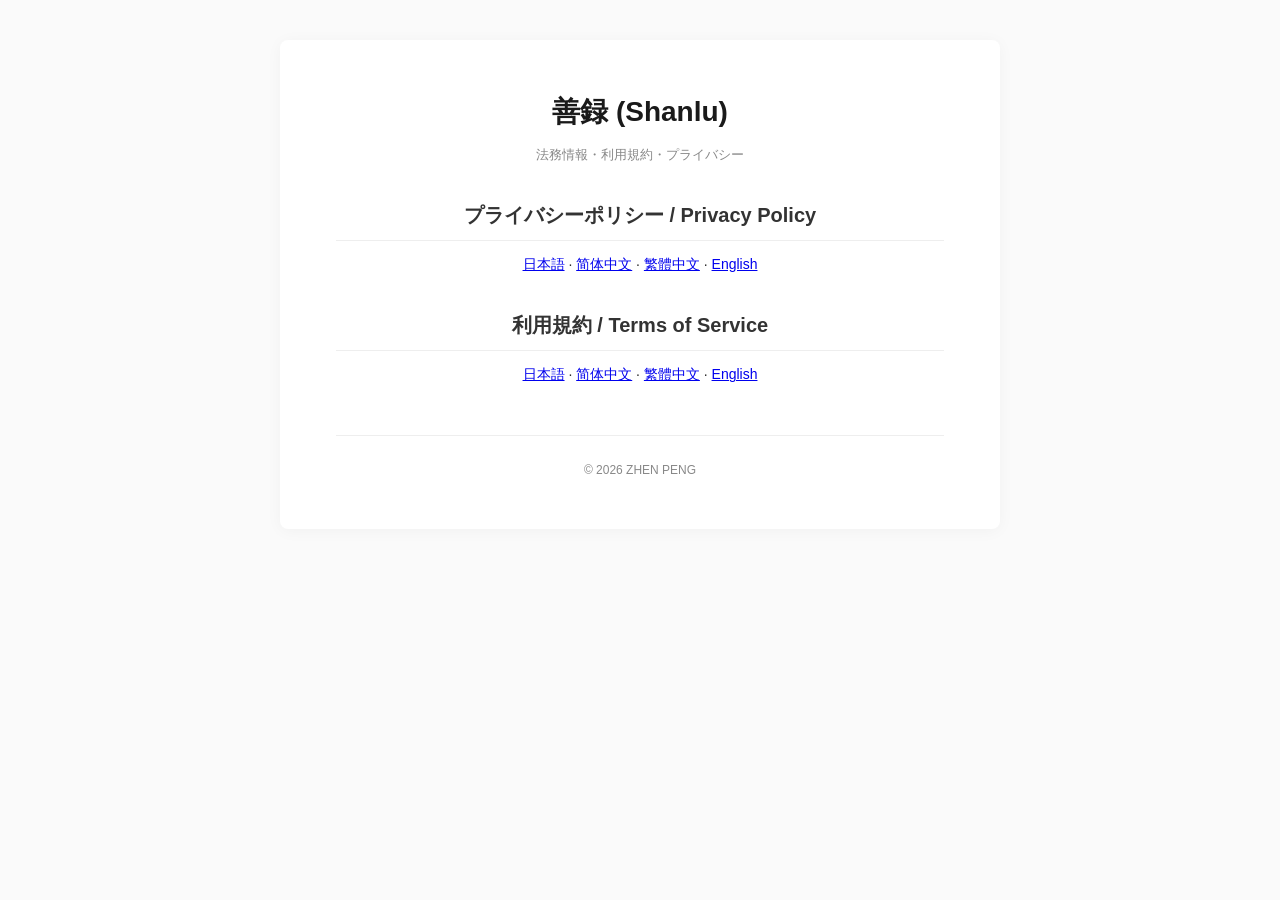
<file: index.html>
<!DOCTYPE html>
<html lang="ja">
<head>
<meta charset="UTF-8">
<meta name="viewport" content="width=device-width, initial-scale=1">
<title>善録 (Shanlu) 法務情報</title>
<link rel="stylesheet" href="style.css">
</head>
<body>
<div class="container" style="text-align:center">
<h1>善録 (Shanlu)</h1>
<p class="meta">法務情報・利用規約・プライバシー</p>
<div style="margin: 32px 0">
  <h2>プライバシーポリシー / Privacy Policy</h2>
  <p><a href="privacy-ja.html">日本語</a> · <a href="privacy-zh.html">简体中文</a> · <a href="privacy-zh-TW.html">繁體中文</a> · <a href="privacy-en.html">English</a></p>
  <h2 style="margin-top:32px">利用規約 / Terms of Service</h2>
  <p><a href="terms-ja.html">日本語</a> · <a href="terms-zh.html">简体中文</a> · <a href="terms-zh-TW.html">繁體中文</a> · <a href="terms-en.html">English</a></p>
</div>
<footer>© 2026 ZHEN PENG</footer>
</div>
</body>
</html>
</file>
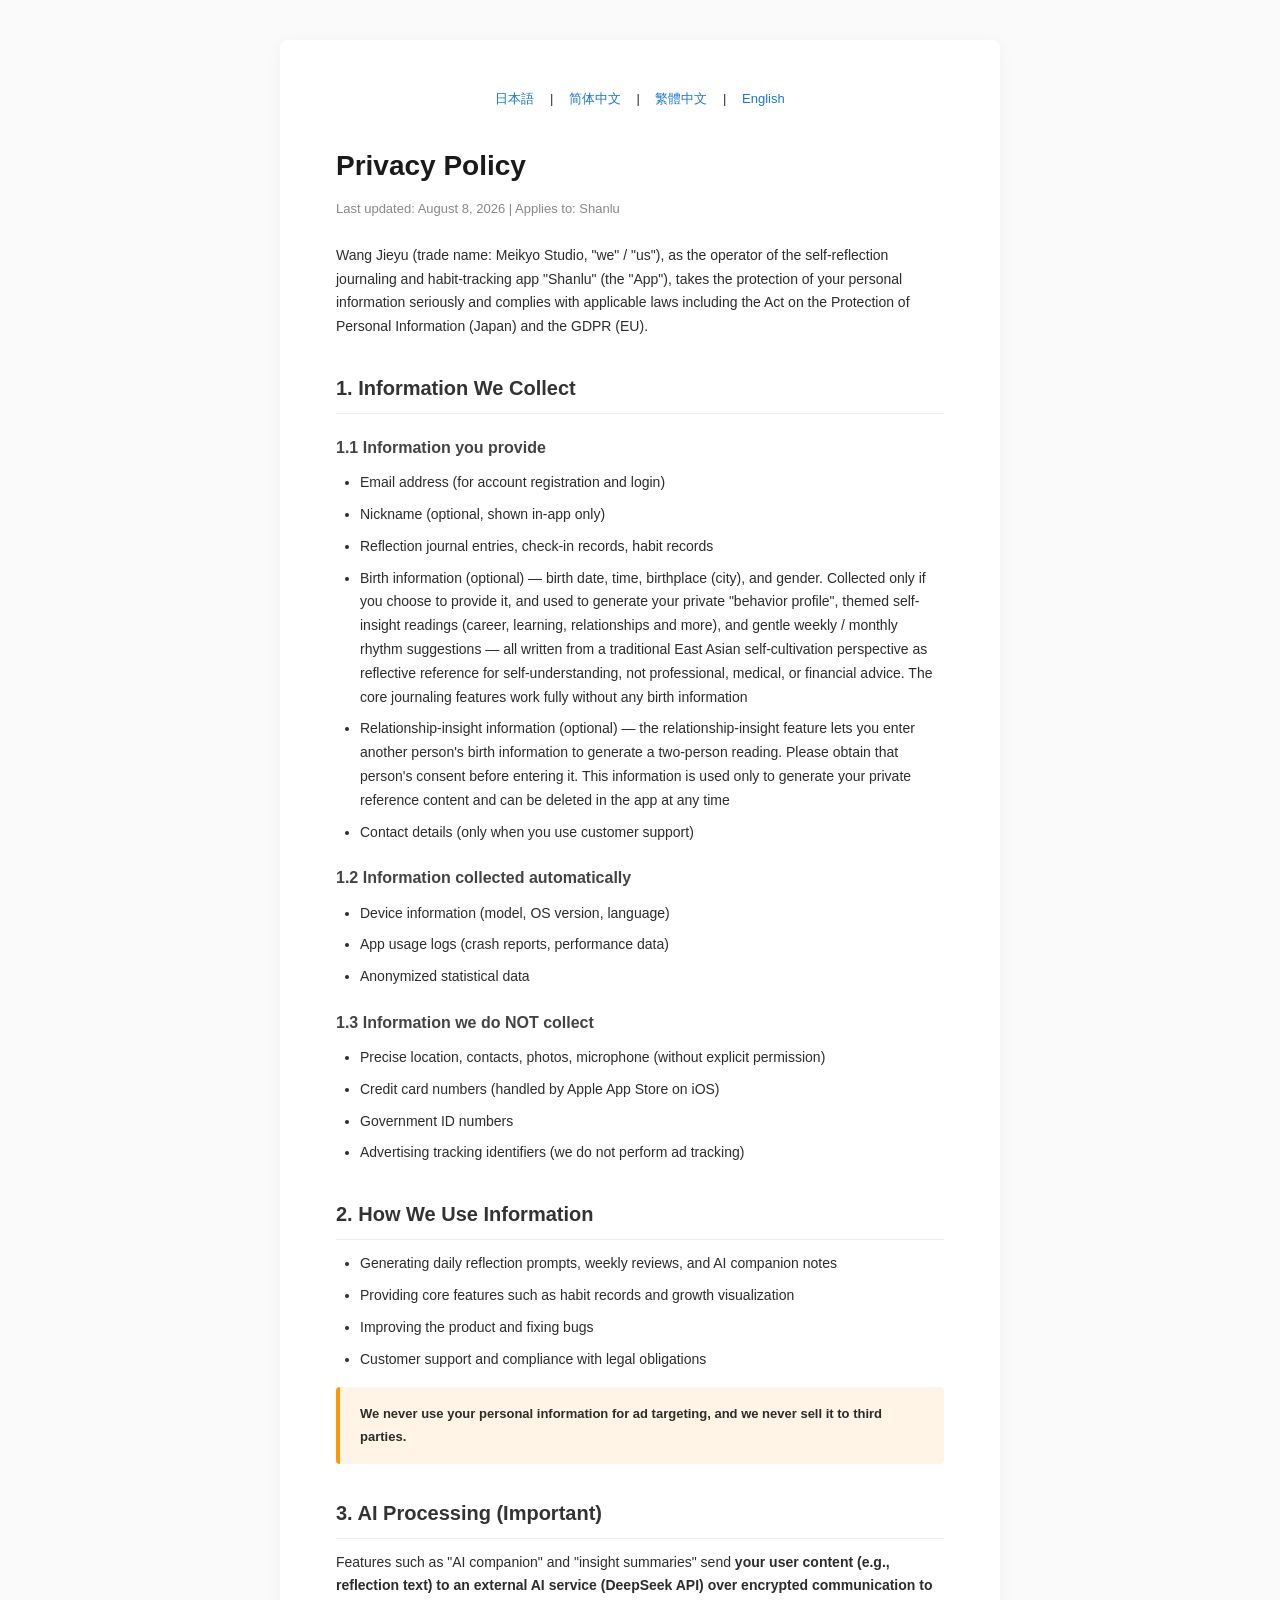
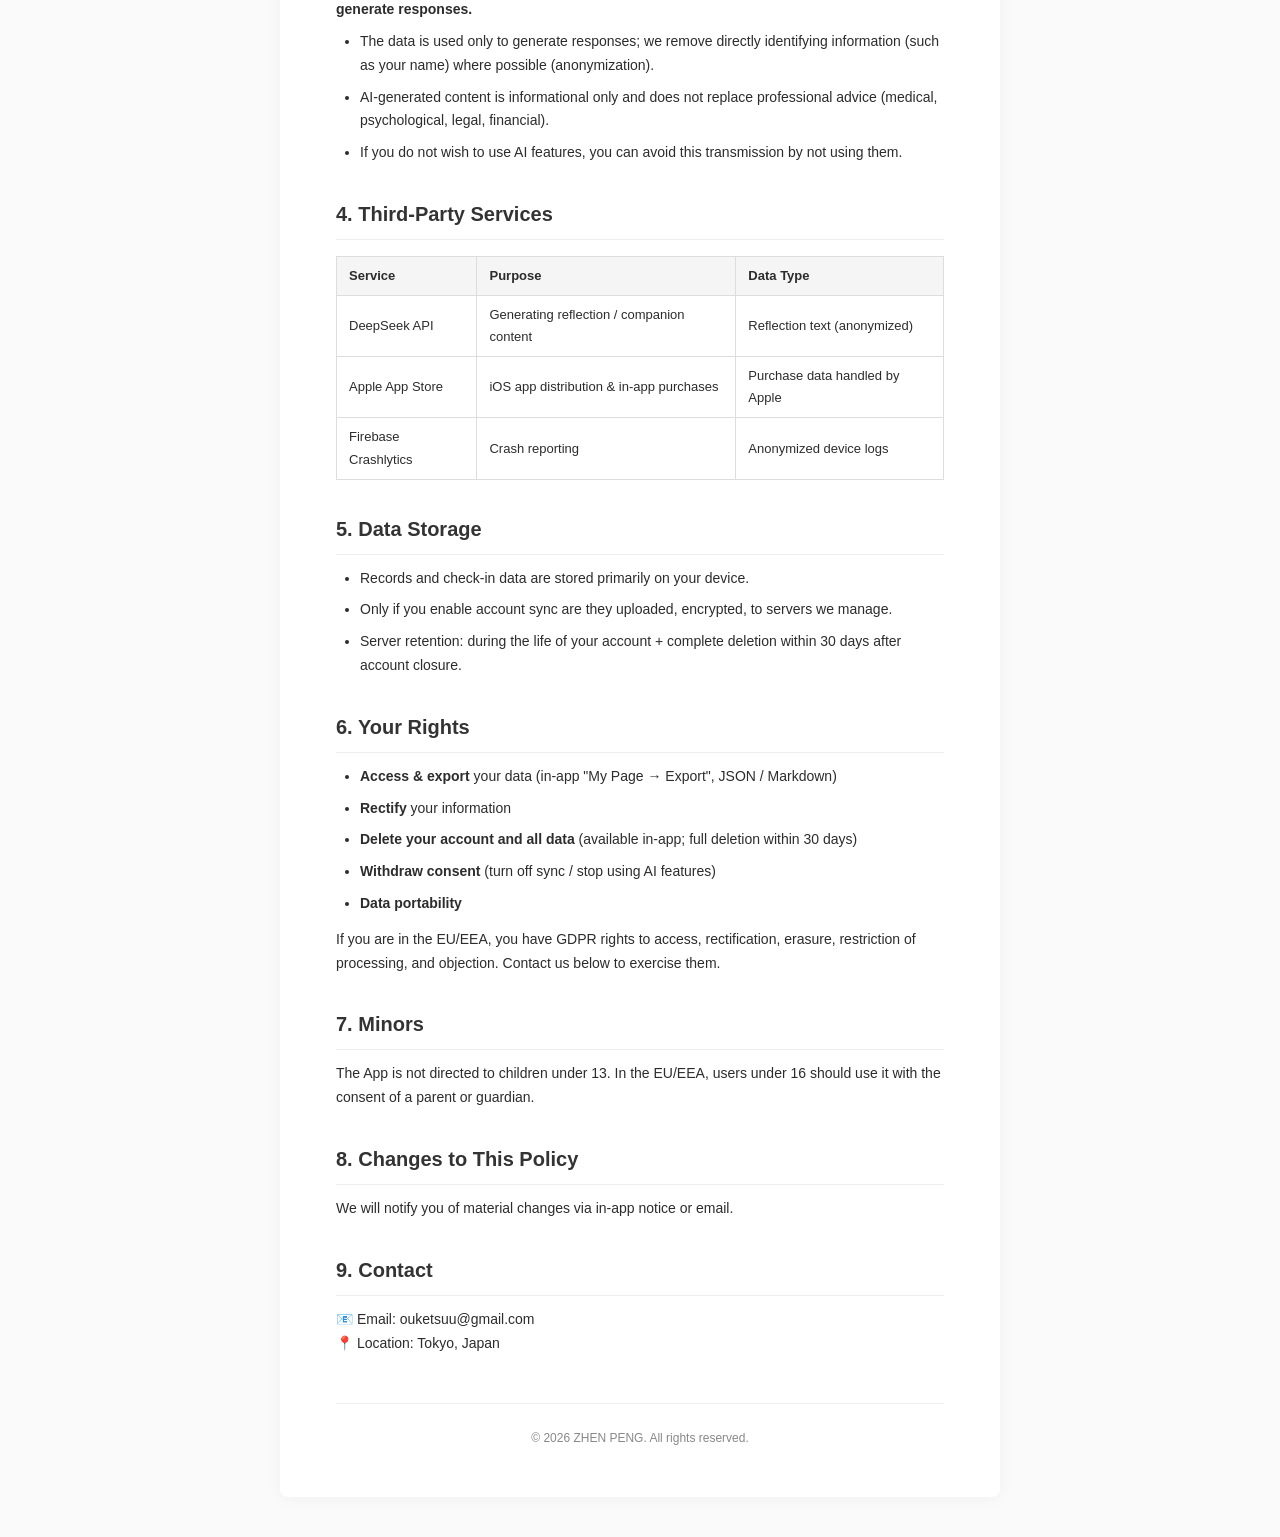
<file: privacy-en.html>
<!DOCTYPE html>
<html lang="en">
<head>
<meta charset="UTF-8">
<meta name="viewport" content="width=device-width, initial-scale=1">
<title>Privacy Policy | Shanlu</title>
<link rel="stylesheet" href="style.css">
</head>
<body>
<div class="container">
<div class="lang-switch">
  <a href="privacy-ja.html">日本語</a> |
  <a href="privacy-zh.html">简体中文</a> |
  <a href="privacy-zh-TW.html">繁體中文</a> |
  <a href="privacy-en.html">English</a>
</div>

<h1>Privacy Policy</h1>
<p class="meta">Last updated: August 8, 2026 | Applies to: Shanlu</p>

<p>Wang Jieyu (trade name: Meikyo Studio, "we" / "us"), as the operator of the self-reflection journaling and habit-tracking app "Shanlu" (the "App"), takes the protection of your personal information seriously and complies with applicable laws including the Act on the Protection of Personal Information (Japan) and the GDPR (EU).</p>

<h2>1. Information We Collect</h2>
<h3>1.1 Information you provide</h3>
<ul>
  <li>Email address (for account registration and login)</li>
  <li>Nickname (optional, shown in-app only)</li>
  <li>Reflection journal entries, check-in records, habit records</li>
  <li>Birth information (optional) — birth date, time, birthplace (city), and gender. Collected only if you choose to provide it, and used to generate your private "behavior profile", themed self-insight readings (career, learning, relationships and more), and gentle weekly / monthly rhythm suggestions — all written from a traditional East Asian self-cultivation perspective as reflective reference for self-understanding, not professional, medical, or financial advice. The core journaling features work fully without any birth information</li>
  <li>Relationship-insight information (optional) — the relationship-insight feature lets you enter another person's birth information to generate a two-person reading. Please obtain that person's consent before entering it. This information is used only to generate your private reference content and can be deleted in the app at any time</li>
  <li>Contact details (only when you use customer support)</li>
</ul>
<h3>1.2 Information collected automatically</h3>
<ul>
  <li>Device information (model, OS version, language)</li>
  <li>App usage logs (crash reports, performance data)</li>
  <li>Anonymized statistical data</li>
</ul>
<h3>1.3 Information we do NOT collect</h3>
<ul>
  <li>Precise location, contacts, photos, microphone (without explicit permission)</li>
  <li>Credit card numbers (handled by Apple App Store on iOS)</li>
  <li>Government ID numbers</li>
  <li>Advertising tracking identifiers (we do not perform ad tracking)</li>
</ul>

<h2>2. How We Use Information</h2>
<ul>
  <li>Generating daily reflection prompts, weekly reviews, and AI companion notes</li>
  <li>Providing core features such as habit records and growth visualization</li>
  <li>Improving the product and fixing bugs</li>
  <li>Customer support and compliance with legal obligations</li>
</ul>
<div class="warning"><strong>We never use your personal information for ad targeting, and we never sell it to third parties.</strong></div>

<h2>3. AI Processing (Important)</h2>
<p>Features such as "AI companion" and "insight summaries" send <strong>your user content (e.g., reflection text) to an external AI service (DeepSeek API) over encrypted communication to generate responses.</strong></p>
<ul>
  <li>The data is used only to generate responses; we remove directly identifying information (such as your name) where possible (anonymization).</li>
  <li>AI-generated content is informational only and does not replace professional advice (medical, psychological, legal, financial).</li>
  <li>If you do not wish to use AI features, you can avoid this transmission by not using them.</li>
</ul>

<h2>4. Third-Party Services</h2>
<table>
<tr><th>Service</th><th>Purpose</th><th>Data Type</th></tr>
<tr><td>DeepSeek API</td><td>Generating reflection / companion content</td><td>Reflection text (anonymized)</td></tr>
<tr><td>Apple App Store</td><td>iOS app distribution & in-app purchases</td><td>Purchase data handled by Apple</td></tr>
<tr><td>Firebase Crashlytics</td><td>Crash reporting</td><td>Anonymized device logs</td></tr>
</table>

<h2>5. Data Storage</h2>
<ul>
  <li>Records and check-in data are stored primarily on your device.</li>
  <li>Only if you enable account sync are they uploaded, encrypted, to servers we manage.</li>
  <li>Server retention: during the life of your account + complete deletion within 30 days after account closure.</li>
</ul>

<h2>6. Your Rights</h2>
<ul>
  <li><strong>Access & export</strong> your data (in-app "My Page → Export", JSON / Markdown)</li>
  <li><strong>Rectify</strong> your information</li>
  <li><strong>Delete your account and all data</strong> (available in-app; full deletion within 30 days)</li>
  <li><strong>Withdraw consent</strong> (turn off sync / stop using AI features)</li>
  <li><strong>Data portability</strong></li>
</ul>
<p>If you are in the EU/EEA, you have GDPR rights to access, rectification, erasure, restriction of processing, and objection. Contact us below to exercise them.</p>

<h2>7. Minors</h2>
<p>The App is not directed to children under 13. In the EU/EEA, users under 16 should use it with the consent of a parent or guardian.</p>

<h2>8. Changes to This Policy</h2>
<p>We will notify you of material changes via in-app notice or email.</p>

<h2>9. Contact</h2>
<p>📧 Email: ouketsuu@gmail.com<br>📍 Location: Tokyo, Japan</p>

<footer>© 2026 ZHEN PENG. All rights reserved.</footer>
</div>
</body>
</html>
</file>
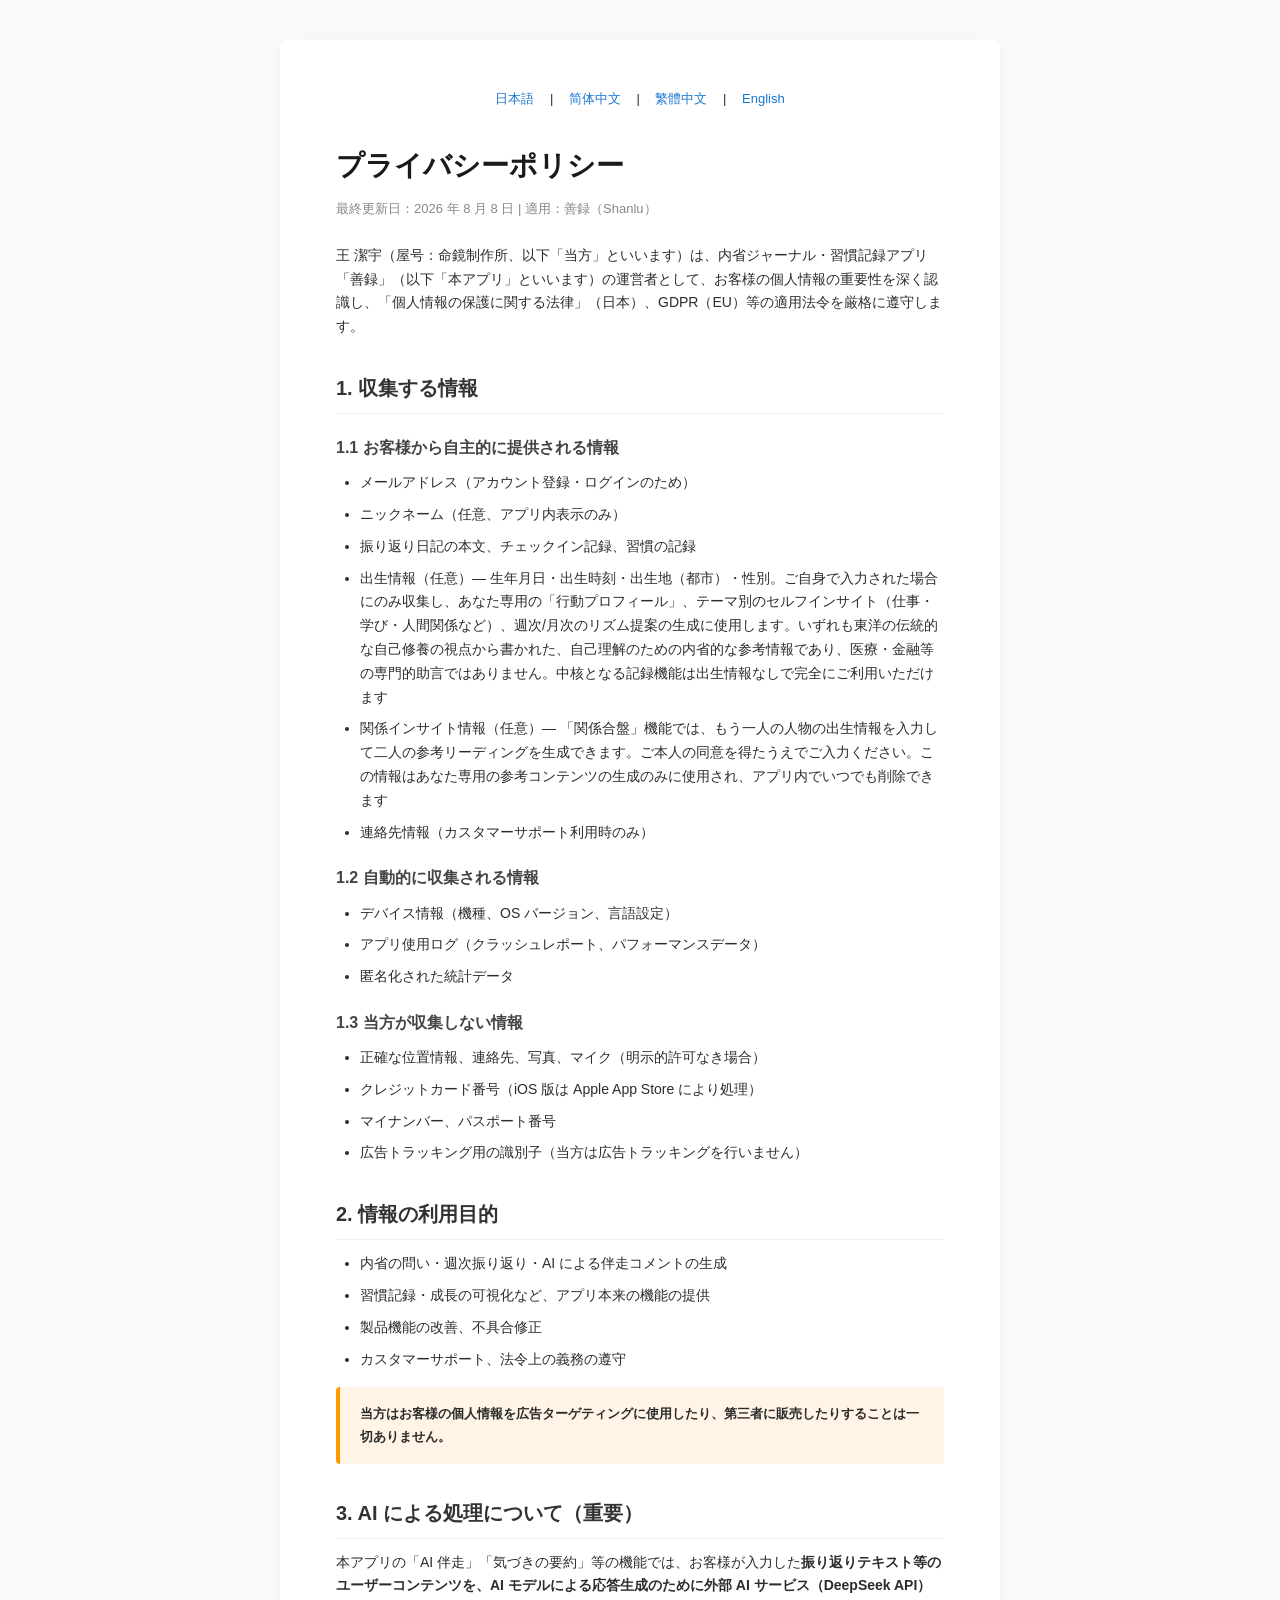
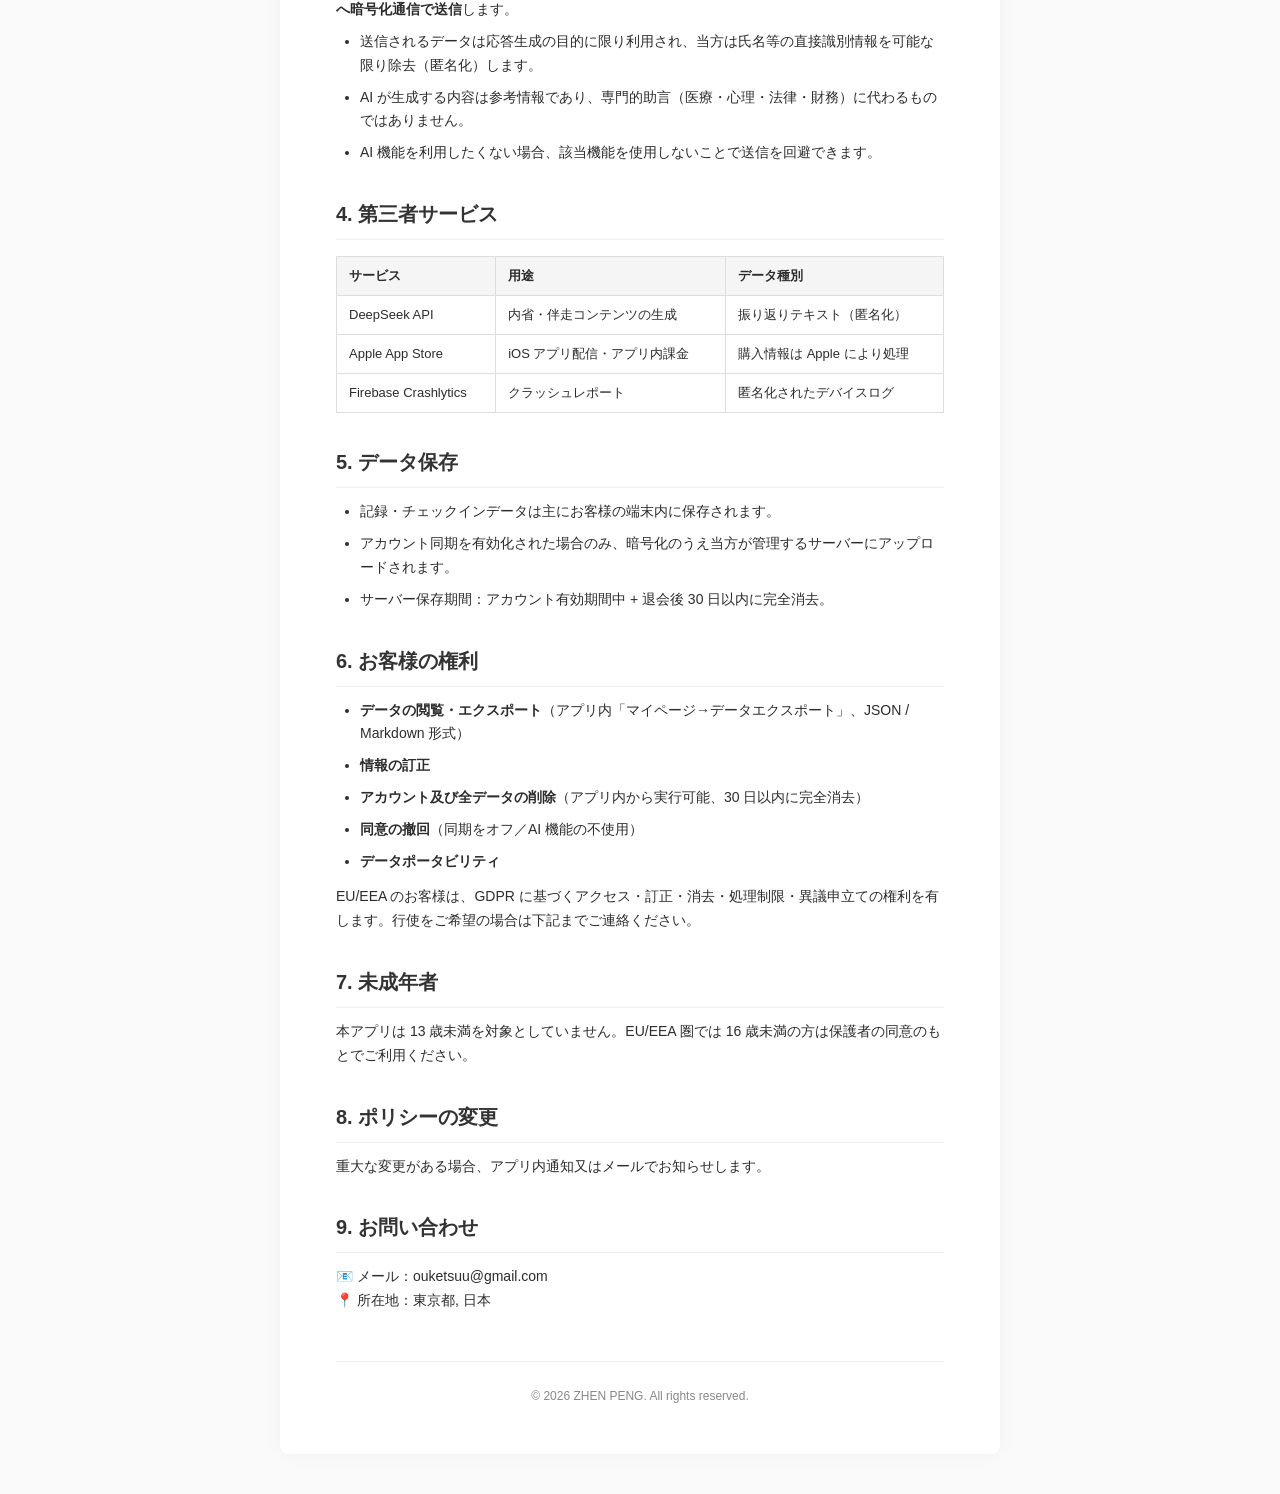
<file: privacy-ja.html>
<!DOCTYPE html>
<html lang="ja">
<head>
<meta charset="UTF-8">
<meta name="viewport" content="width=device-width, initial-scale=1">
<title>プライバシーポリシー | 善録 (Shanlu)</title>
<link rel="stylesheet" href="style.css">
</head>
<body>
<div class="container">
<div class="lang-switch">
  <a href="privacy-ja.html">日本語</a> |
  <a href="privacy-zh.html">简体中文</a> |
  <a href="privacy-zh-TW.html">繁體中文</a> |
  <a href="privacy-en.html">English</a>
</div>

<h1>プライバシーポリシー</h1>
<p class="meta">最終更新日：2026 年 8 月 8 日 | 適用：善録（Shanlu）</p>

<p>王 潔宇（屋号：命鏡制作所、以下「当方」といいます）は、内省ジャーナル・習慣記録アプリ「善録」（以下「本アプリ」といいます）の運営者として、お客様の個人情報の重要性を深く認識し、「個人情報の保護に関する法律」（日本）、GDPR（EU）等の適用法令を厳格に遵守します。</p>

<h2>1. 収集する情報</h2>
<h3>1.1 お客様から自主的に提供される情報</h3>
<ul>
  <li>メールアドレス（アカウント登録・ログインのため）</li>
  <li>ニックネーム（任意、アプリ内表示のみ）</li>
  <li>振り返り日記の本文、チェックイン記録、習慣の記録</li>
  <li>出生情報（任意）— 生年月日・出生時刻・出生地（都市）・性別。ご自身で入力された場合にのみ収集し、あなた専用の「行動プロフィール」、テーマ別のセルフインサイト（仕事・学び・人間関係など）、週次/月次のリズム提案の生成に使用します。いずれも東洋の伝統的な自己修養の視点から書かれた、自己理解のための内省的な参考情報であり、医療・金融等の専門的助言ではありません。中核となる記録機能は出生情報なしで完全にご利用いただけます</li>
  <li>関係インサイト情報（任意）— 「関係合盤」機能では、もう一人の人物の出生情報を入力して二人の参考リーディングを生成できます。ご本人の同意を得たうえでご入力ください。この情報はあなた専用の参考コンテンツの生成のみに使用され、アプリ内でいつでも削除できます</li>
  <li>連絡先情報（カスタマーサポート利用時のみ）</li>
</ul>
<h3>1.2 自動的に収集される情報</h3>
<ul>
  <li>デバイス情報（機種、OS バージョン、言語設定）</li>
  <li>アプリ使用ログ（クラッシュレポート、パフォーマンスデータ）</li>
  <li>匿名化された統計データ</li>
</ul>
<h3>1.3 当方が収集しない情報</h3>
<ul>
  <li>正確な位置情報、連絡先、写真、マイク（明示的許可なき場合）</li>
  <li>クレジットカード番号（iOS 版は Apple App Store により処理）</li>
  <li>マイナンバー、パスポート番号</li>
  <li>広告トラッキング用の識別子（当方は広告トラッキングを行いません）</li>
</ul>

<h2>2. 情報の利用目的</h2>
<ul>
  <li>内省の問い・週次振り返り・AI による伴走コメントの生成</li>
  <li>習慣記録・成長の可視化など、アプリ本来の機能の提供</li>
  <li>製品機能の改善、不具合修正</li>
  <li>カスタマーサポート、法令上の義務の遵守</li>
</ul>
<div class="warning"><strong>当方はお客様の個人情報を広告ターゲティングに使用したり、第三者に販売したりすることは一切ありません。</strong></div>

<h2>3. AI による処理について（重要）</h2>
<p>本アプリの「AI 伴走」「気づきの要約」等の機能では、お客様が入力した<strong>振り返りテキスト等のユーザーコンテンツを、AI モデルによる応答生成のために外部 AI サービス（DeepSeek API）へ暗号化通信で送信</strong>します。</p>
<ul>
  <li>送信されるデータは応答生成の目的に限り利用され、当方は氏名等の直接識別情報を可能な限り除去（匿名化）します。</li>
  <li>AI が生成する内容は参考情報であり、専門的助言（医療・心理・法律・財務）に代わるものではありません。</li>
  <li>AI 機能を利用したくない場合、該当機能を使用しないことで送信を回避できます。</li>
</ul>

<h2>4. 第三者サービス</h2>
<table>
<tr><th>サービス</th><th>用途</th><th>データ種別</th></tr>
<tr><td>DeepSeek API</td><td>内省・伴走コンテンツの生成</td><td>振り返りテキスト（匿名化）</td></tr>
<tr><td>Apple App Store</td><td>iOS アプリ配信・アプリ内課金</td><td>購入情報は Apple により処理</td></tr>
<tr><td>Firebase Crashlytics</td><td>クラッシュレポート</td><td>匿名化されたデバイスログ</td></tr>
</table>

<h2>5. データ保存</h2>
<ul>
  <li>記録・チェックインデータは主にお客様の端末内に保存されます。</li>
  <li>アカウント同期を有効化された場合のみ、暗号化のうえ当方が管理するサーバーにアップロードされます。</li>
  <li>サーバー保存期間：アカウント有効期間中 + 退会後 30 日以内に完全消去。</li>
</ul>

<h2>6. お客様の権利</h2>
<ul>
  <li><strong>データの閲覧・エクスポート</strong>（アプリ内「マイページ→データエクスポート」、JSON / Markdown 形式）</li>
  <li><strong>情報の訂正</strong></li>
  <li><strong>アカウント及び全データの削除</strong>（アプリ内から実行可能、30 日以内に完全消去）</li>
  <li><strong>同意の撤回</strong>（同期をオフ／AI 機能の不使用）</li>
  <li><strong>データポータビリティ</strong></li>
</ul>
<p>EU/EEA のお客様は、GDPR に基づくアクセス・訂正・消去・処理制限・異議申立ての権利を有します。行使をご希望の場合は下記までご連絡ください。</p>

<h2>7. 未成年者</h2>
<p>本アプリは 13 歳未満を対象としていません。EU/EEA 圏では 16 歳未満の方は保護者の同意のもとでご利用ください。</p>

<h2>8. ポリシーの変更</h2>
<p>重大な変更がある場合、アプリ内通知又はメールでお知らせします。</p>

<h2>9. お問い合わせ</h2>
<p>📧 メール：ouketsuu@gmail.com<br>📍 所在地：東京都, 日本</p>

<footer>© 2026 ZHEN PENG. All rights reserved.</footer>
</div>
</body>
</html>
</file>
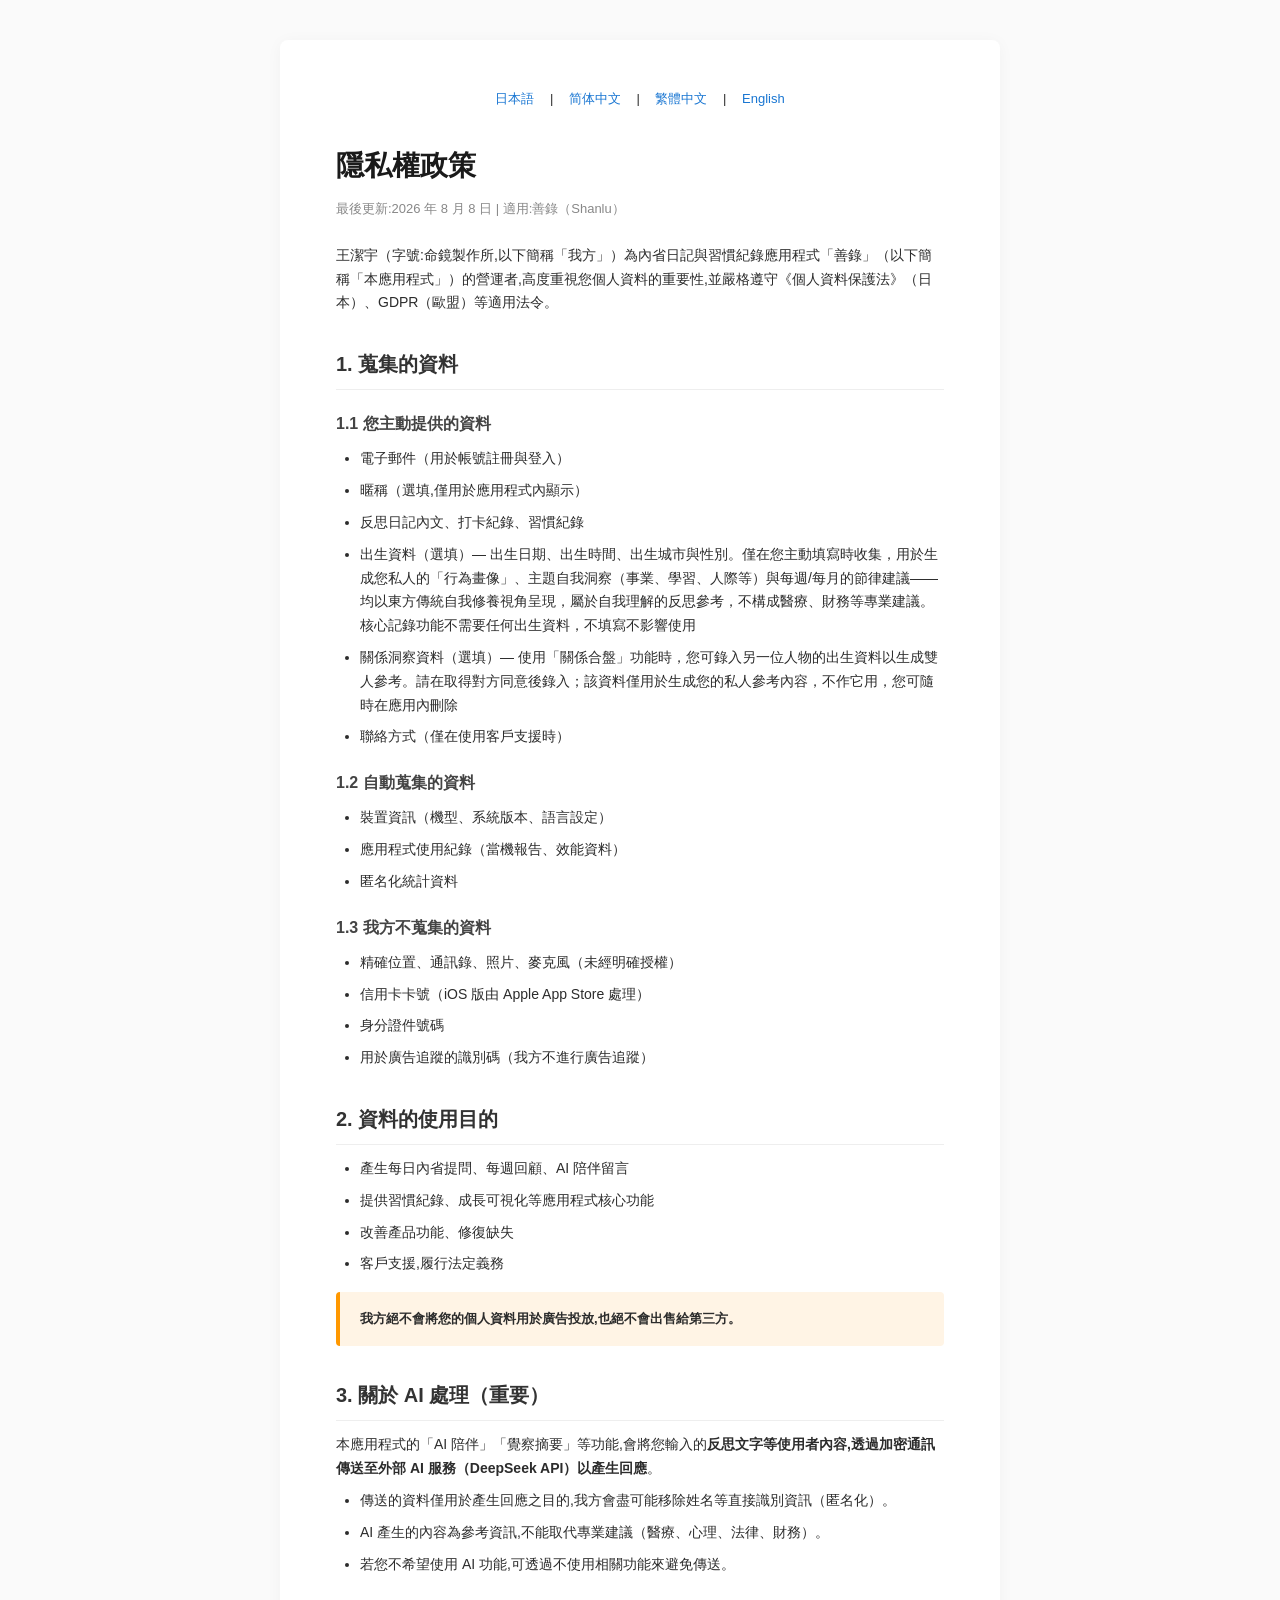
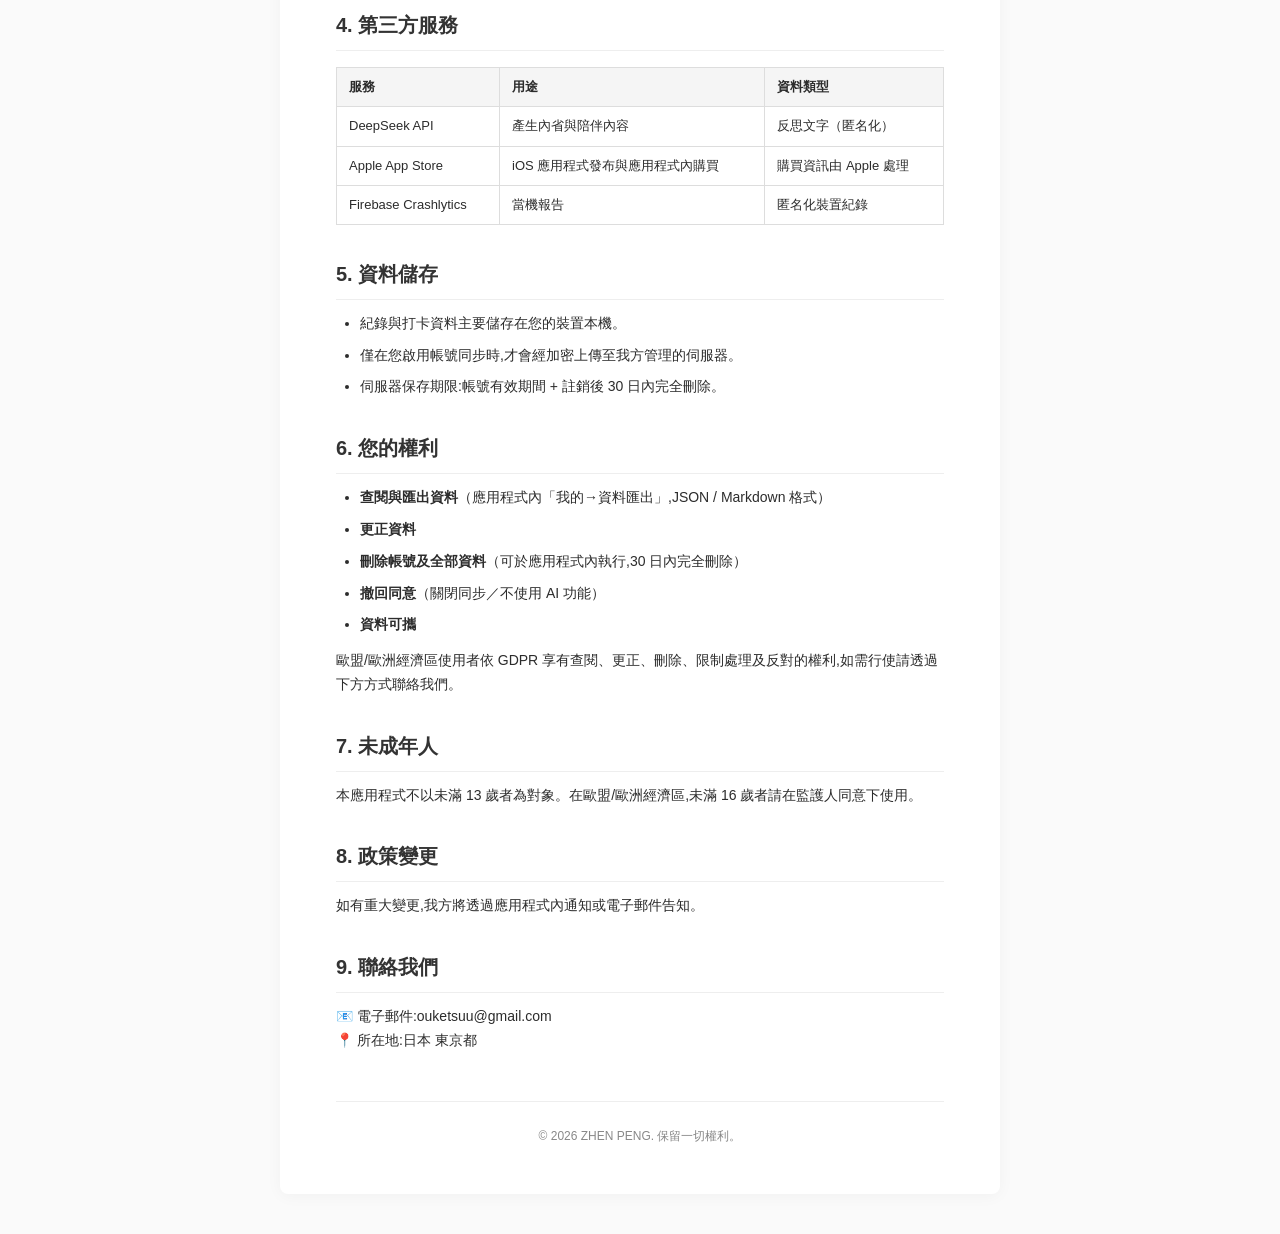
<file: privacy-zh-TW.html>
<!DOCTYPE html>
<html lang="zh-Hant">
<head>
<meta charset="UTF-8">
<meta name="viewport" content="width=device-width, initial-scale=1">
<title>隱私權政策 | 善錄 (Shanlu)</title>
<link rel="stylesheet" href="style.css">
</head>
<body>
<div class="container">
<div class="lang-switch">
  <a href="privacy-ja.html">日本語</a> |
  <a href="privacy-zh.html">简体中文</a> |
  <a href="privacy-zh-TW.html">繁體中文</a> |
  <a href="privacy-en.html">English</a>
</div>

<h1>隱私權政策</h1>
<p class="meta">最後更新:2026 年 8 月 8 日 | 適用:善錄（Shanlu）</p>

<p>王潔宇（字號:命鏡製作所,以下簡稱「我方」）為內省日記與習慣紀錄應用程式「善錄」（以下簡稱「本應用程式」）的營運者,高度重視您個人資料的重要性,並嚴格遵守《個人資料保護法》（日本）、GDPR（歐盟）等適用法令。</p>

<h2>1. 蒐集的資料</h2>
<h3>1.1 您主動提供的資料</h3>
<ul>
  <li>電子郵件（用於帳號註冊與登入）</li>
  <li>暱稱（選填,僅用於應用程式內顯示）</li>
  <li>反思日記內文、打卡紀錄、習慣紀錄</li>
  <li>出生資料（選填）— 出生日期、出生時間、出生城市與性別。僅在您主動填寫時收集，用於生成您私人的「行為畫像」、主題自我洞察（事業、學習、人際等）與每週/每月的節律建議——均以東方傳統自我修養視角呈現，屬於自我理解的反思參考，不構成醫療、財務等專業建議。核心記錄功能不需要任何出生資料，不填寫不影響使用</li>
  <li>關係洞察資料（選填）— 使用「關係合盤」功能時，您可錄入另一位人物的出生資料以生成雙人參考。請在取得對方同意後錄入；該資料僅用於生成您的私人參考內容，不作它用，您可隨時在應用內刪除</li>
  <li>聯絡方式（僅在使用客戶支援時）</li>
</ul>
<h3>1.2 自動蒐集的資料</h3>
<ul>
  <li>裝置資訊（機型、系統版本、語言設定）</li>
  <li>應用程式使用紀錄（當機報告、效能資料）</li>
  <li>匿名化統計資料</li>
</ul>
<h3>1.3 我方不蒐集的資料</h3>
<ul>
  <li>精確位置、通訊錄、照片、麥克風（未經明確授權）</li>
  <li>信用卡卡號（iOS 版由 Apple App Store 處理）</li>
  <li>身分證件號碼</li>
  <li>用於廣告追蹤的識別碼（我方不進行廣告追蹤）</li>
</ul>

<h2>2. 資料的使用目的</h2>
<ul>
  <li>產生每日內省提問、每週回顧、AI 陪伴留言</li>
  <li>提供習慣紀錄、成長可視化等應用程式核心功能</li>
  <li>改善產品功能、修復缺失</li>
  <li>客戶支援,履行法定義務</li>
</ul>
<div class="warning"><strong>我方絕不會將您的個人資料用於廣告投放,也絕不會出售給第三方。</strong></div>

<h2>3. 關於 AI 處理（重要）</h2>
<p>本應用程式的「AI 陪伴」「覺察摘要」等功能,會將您輸入的<strong>反思文字等使用者內容,透過加密通訊傳送至外部 AI 服務（DeepSeek API）以產生回應</strong>。</p>
<ul>
  <li>傳送的資料僅用於產生回應之目的,我方會盡可能移除姓名等直接識別資訊（匿名化）。</li>
  <li>AI 產生的內容為參考資訊,不能取代專業建議（醫療、心理、法律、財務）。</li>
  <li>若您不希望使用 AI 功能,可透過不使用相關功能來避免傳送。</li>
</ul>

<h2>4. 第三方服務</h2>
<table>
<tr><th>服務</th><th>用途</th><th>資料類型</th></tr>
<tr><td>DeepSeek API</td><td>產生內省與陪伴內容</td><td>反思文字（匿名化）</td></tr>
<tr><td>Apple App Store</td><td>iOS 應用程式發布與應用程式內購買</td><td>購買資訊由 Apple 處理</td></tr>
<tr><td>Firebase Crashlytics</td><td>當機報告</td><td>匿名化裝置紀錄</td></tr>
</table>

<h2>5. 資料儲存</h2>
<ul>
  <li>紀錄與打卡資料主要儲存在您的裝置本機。</li>
  <li>僅在您啟用帳號同步時,才會經加密上傳至我方管理的伺服器。</li>
  <li>伺服器保存期限:帳號有效期間 + 註銷後 30 日內完全刪除。</li>
</ul>

<h2>6. 您的權利</h2>
<ul>
  <li><strong>查閱與匯出資料</strong>（應用程式內「我的→資料匯出」,JSON / Markdown 格式）</li>
  <li><strong>更正資料</strong></li>
  <li><strong>刪除帳號及全部資料</strong>（可於應用程式內執行,30 日內完全刪除）</li>
  <li><strong>撤回同意</strong>（關閉同步／不使用 AI 功能）</li>
  <li><strong>資料可攜</strong></li>
</ul>
<p>歐盟/歐洲經濟區使用者依 GDPR 享有查閱、更正、刪除、限制處理及反對的權利,如需行使請透過下方方式聯絡我們。</p>

<h2>7. 未成年人</h2>
<p>本應用程式不以未滿 13 歲者為對象。在歐盟/歐洲經濟區,未滿 16 歲者請在監護人同意下使用。</p>

<h2>8. 政策變更</h2>
<p>如有重大變更,我方將透過應用程式內通知或電子郵件告知。</p>

<h2>9. 聯絡我們</h2>
<p>📧 電子郵件:ouketsuu@gmail.com<br>📍 所在地:日本 東京都</p>

<footer>© 2026 ZHEN PENG. 保留一切權利。</footer>
</div>
</body>
</html>
</file>
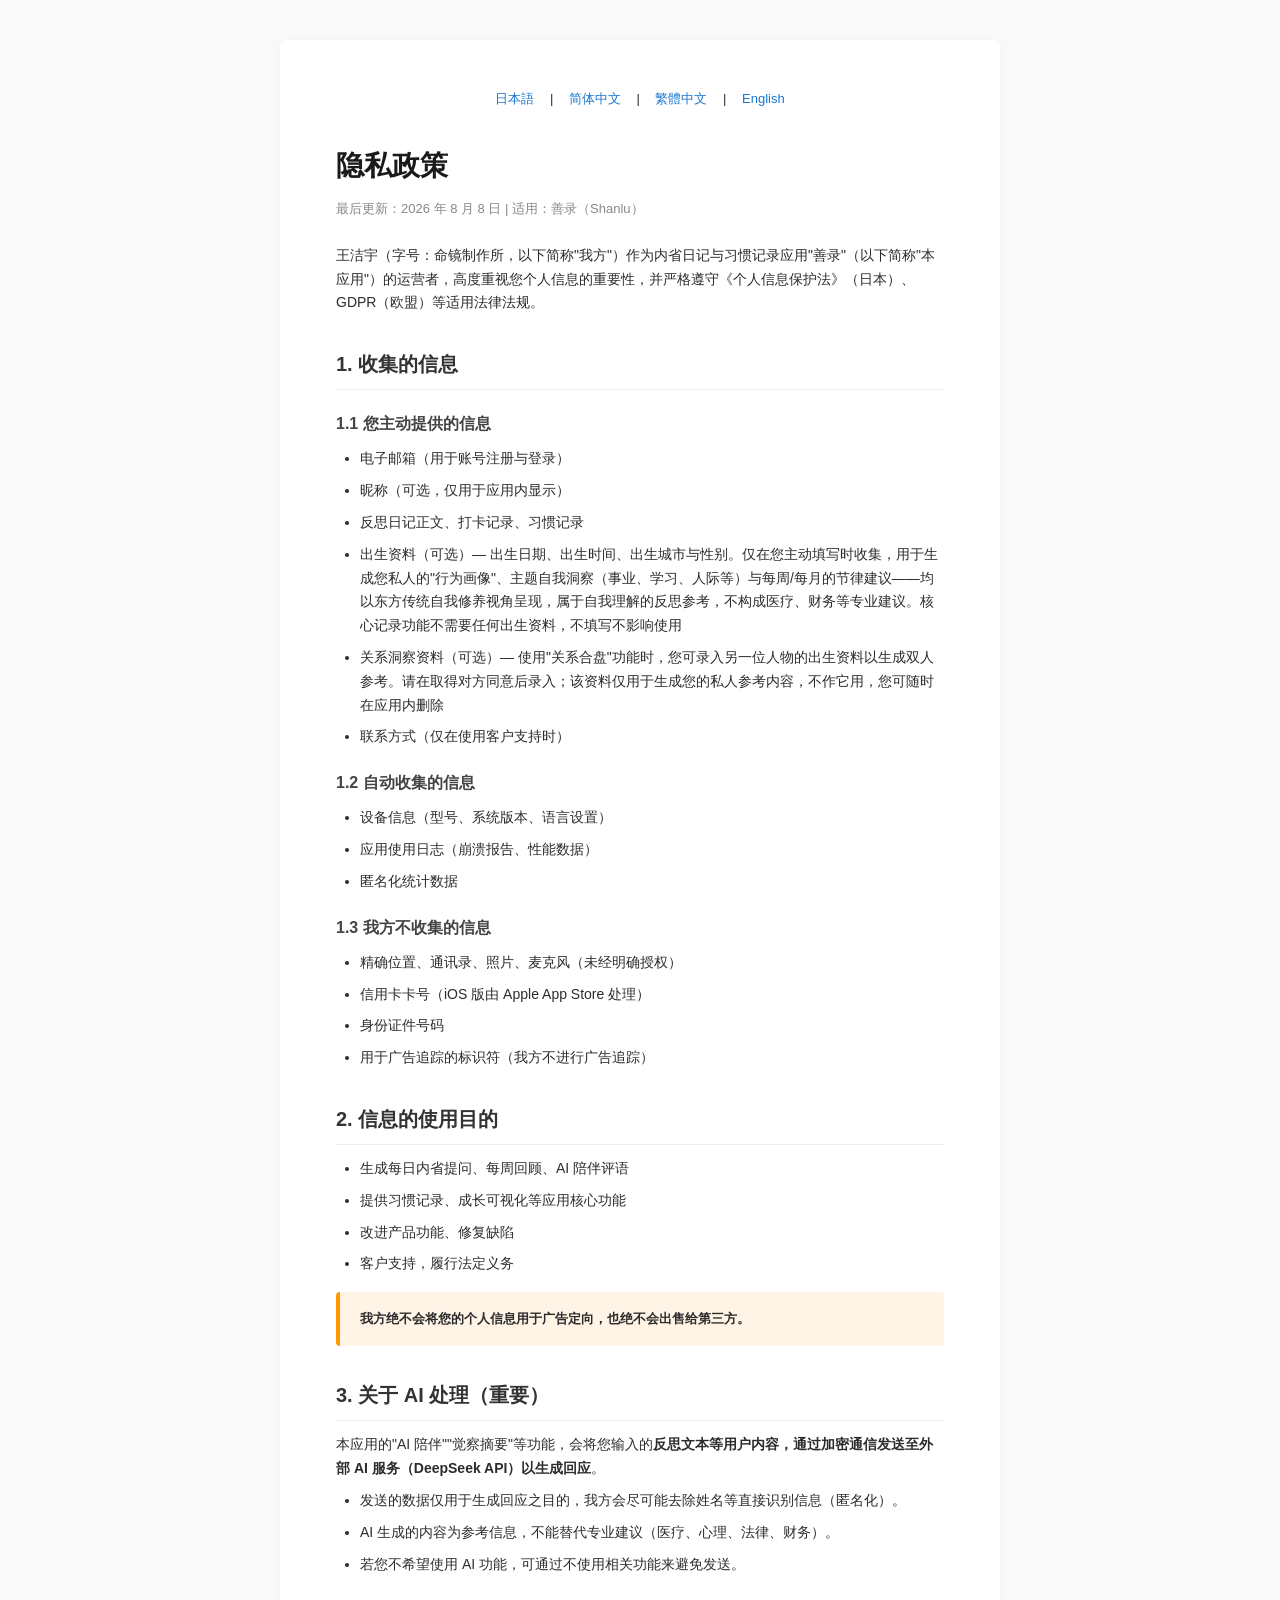
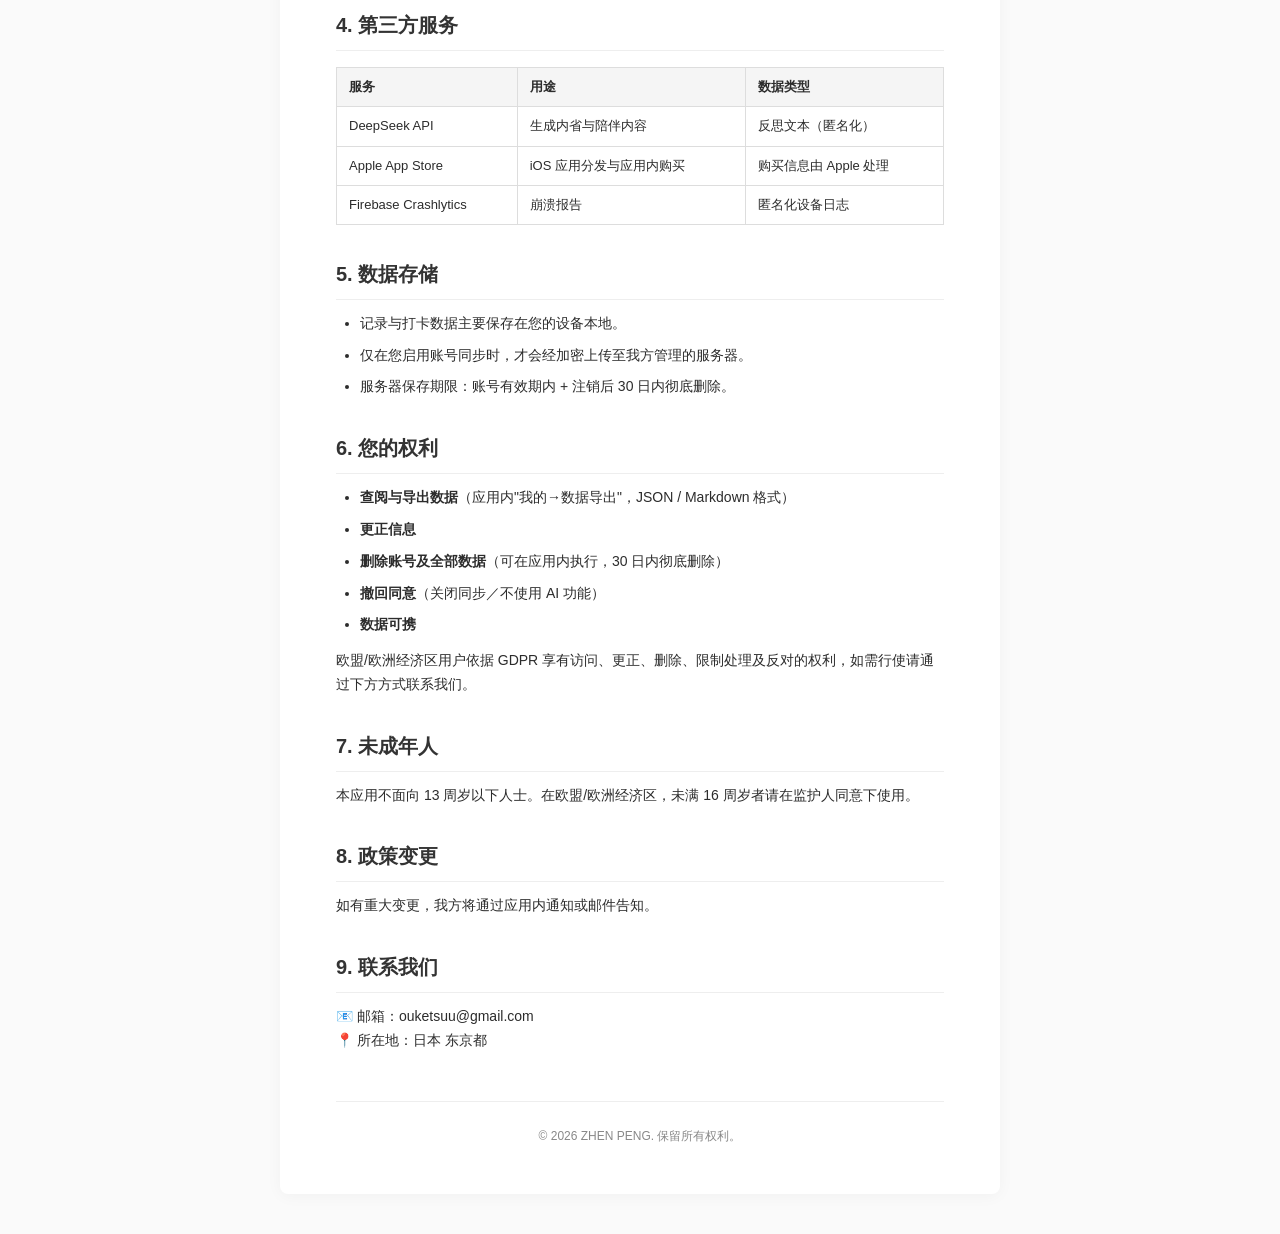
<file: privacy-zh.html>
<!DOCTYPE html>
<html lang="zh-CN">
<head>
<meta charset="UTF-8">
<meta name="viewport" content="width=device-width, initial-scale=1">
<title>隐私政策 | 善录 (Shanlu)</title>
<link rel="stylesheet" href="style.css">
</head>
<body>
<div class="container">
<div class="lang-switch">
  <a href="privacy-ja.html">日本語</a> |
  <a href="privacy-zh.html">简体中文</a> |
  <a href="privacy-zh-TW.html">繁體中文</a> |
  <a href="privacy-en.html">English</a>
</div>

<h1>隐私政策</h1>
<p class="meta">最后更新：2026 年 8 月 8 日 | 适用：善录（Shanlu）</p>

<p>王洁宇（字号：命镜制作所，以下简称"我方"）作为内省日记与习惯记录应用"善录"（以下简称"本应用"）的运营者，高度重视您个人信息的重要性，并严格遵守《个人信息保护法》（日本）、GDPR（欧盟）等适用法律法规。</p>

<h2>1. 收集的信息</h2>
<h3>1.1 您主动提供的信息</h3>
<ul>
  <li>电子邮箱（用于账号注册与登录）</li>
  <li>昵称（可选，仅用于应用内显示）</li>
  <li>反思日记正文、打卡记录、习惯记录</li>
  <li>出生资料（可选）— 出生日期、出生时间、出生城市与性别。仅在您主动填写时收集，用于生成您私人的"行为画像"、主题自我洞察（事业、学习、人际等）与每周/每月的节律建议——均以东方传统自我修养视角呈现，属于自我理解的反思参考，不构成医疗、财务等专业建议。核心记录功能不需要任何出生资料，不填写不影响使用</li>
  <li>关系洞察资料（可选）— 使用"关系合盘"功能时，您可录入另一位人物的出生资料以生成双人参考。请在取得对方同意后录入；该资料仅用于生成您的私人参考内容，不作它用，您可随时在应用内删除</li>
  <li>联系方式（仅在使用客户支持时）</li>
</ul>
<h3>1.2 自动收集的信息</h3>
<ul>
  <li>设备信息（型号、系统版本、语言设置）</li>
  <li>应用使用日志（崩溃报告、性能数据）</li>
  <li>匿名化统计数据</li>
</ul>
<h3>1.3 我方不收集的信息</h3>
<ul>
  <li>精确位置、通讯录、照片、麦克风（未经明确授权）</li>
  <li>信用卡卡号（iOS 版由 Apple App Store 处理）</li>
  <li>身份证件号码</li>
  <li>用于广告追踪的标识符（我方不进行广告追踪）</li>
</ul>

<h2>2. 信息的使用目的</h2>
<ul>
  <li>生成每日内省提问、每周回顾、AI 陪伴评语</li>
  <li>提供习惯记录、成长可视化等应用核心功能</li>
  <li>改进产品功能、修复缺陷</li>
  <li>客户支持，履行法定义务</li>
</ul>
<div class="warning"><strong>我方绝不会将您的个人信息用于广告定向，也绝不会出售给第三方。</strong></div>

<h2>3. 关于 AI 处理（重要）</h2>
<p>本应用的"AI 陪伴""觉察摘要"等功能，会将您输入的<strong>反思文本等用户内容，通过加密通信发送至外部 AI 服务（DeepSeek API）以生成回应</strong>。</p>
<ul>
  <li>发送的数据仅用于生成回应之目的，我方会尽可能去除姓名等直接识别信息（匿名化）。</li>
  <li>AI 生成的内容为参考信息，不能替代专业建议（医疗、心理、法律、财务）。</li>
  <li>若您不希望使用 AI 功能，可通过不使用相关功能来避免发送。</li>
</ul>

<h2>4. 第三方服务</h2>
<table>
<tr><th>服务</th><th>用途</th><th>数据类型</th></tr>
<tr><td>DeepSeek API</td><td>生成内省与陪伴内容</td><td>反思文本（匿名化）</td></tr>
<tr><td>Apple App Store</td><td>iOS 应用分发与应用内购买</td><td>购买信息由 Apple 处理</td></tr>
<tr><td>Firebase Crashlytics</td><td>崩溃报告</td><td>匿名化设备日志</td></tr>
</table>

<h2>5. 数据存储</h2>
<ul>
  <li>记录与打卡数据主要保存在您的设备本地。</li>
  <li>仅在您启用账号同步时，才会经加密上传至我方管理的服务器。</li>
  <li>服务器保存期限：账号有效期内 + 注销后 30 日内彻底删除。</li>
</ul>

<h2>6. 您的权利</h2>
<ul>
  <li><strong>查阅与导出数据</strong>（应用内"我的→数据导出"，JSON / Markdown 格式）</li>
  <li><strong>更正信息</strong></li>
  <li><strong>删除账号及全部数据</strong>（可在应用内执行，30 日内彻底删除）</li>
  <li><strong>撤回同意</strong>（关闭同步／不使用 AI 功能）</li>
  <li><strong>数据可携</strong></li>
</ul>
<p>欧盟/欧洲经济区用户依据 GDPR 享有访问、更正、删除、限制处理及反对的权利，如需行使请通过下方方式联系我们。</p>

<h2>7. 未成年人</h2>
<p>本应用不面向 13 周岁以下人士。在欧盟/欧洲经济区，未满 16 周岁者请在监护人同意下使用。</p>

<h2>8. 政策变更</h2>
<p>如有重大变更，我方将通过应用内通知或邮件告知。</p>

<h2>9. 联系我们</h2>
<p>📧 邮箱：ouketsuu@gmail.com<br>📍 所在地：日本 东京都</p>

<footer>© 2026 ZHEN PENG. 保留所有权利。</footer>
</div>
</body>
</html>
</file>
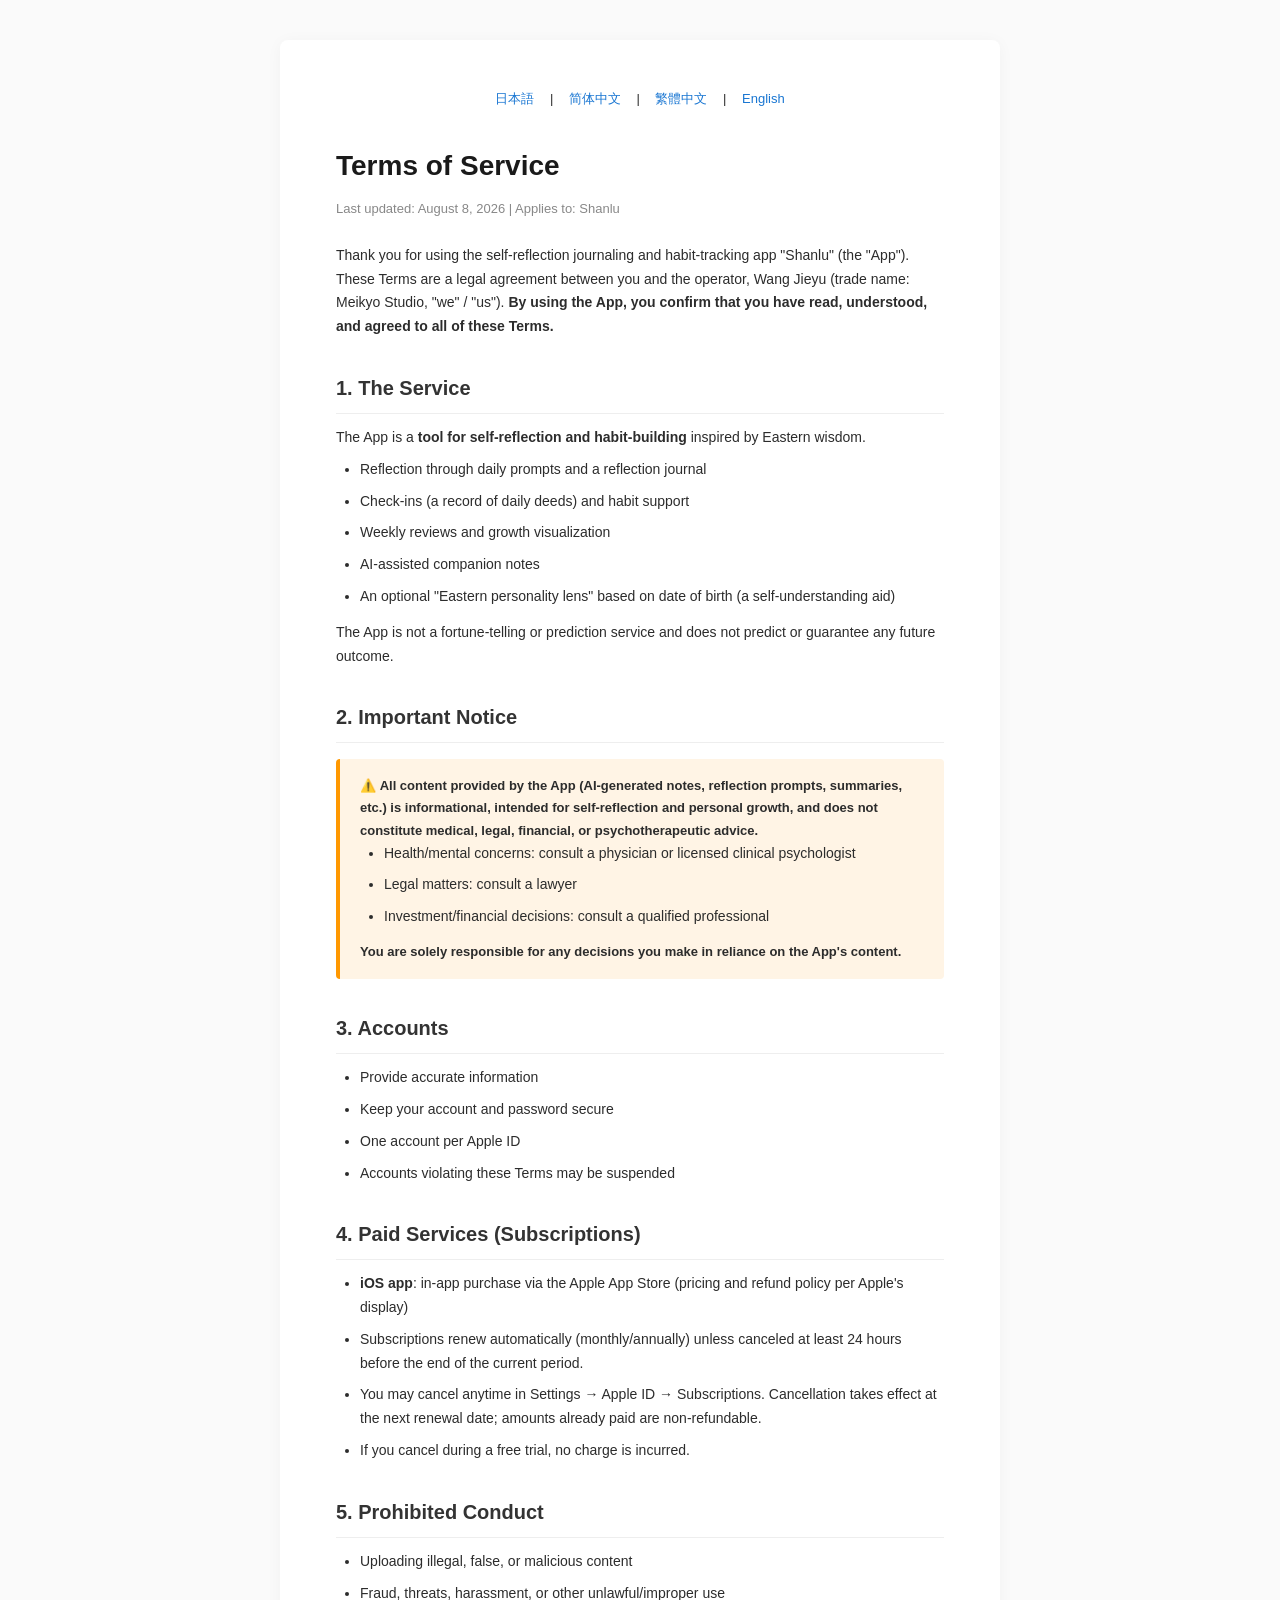
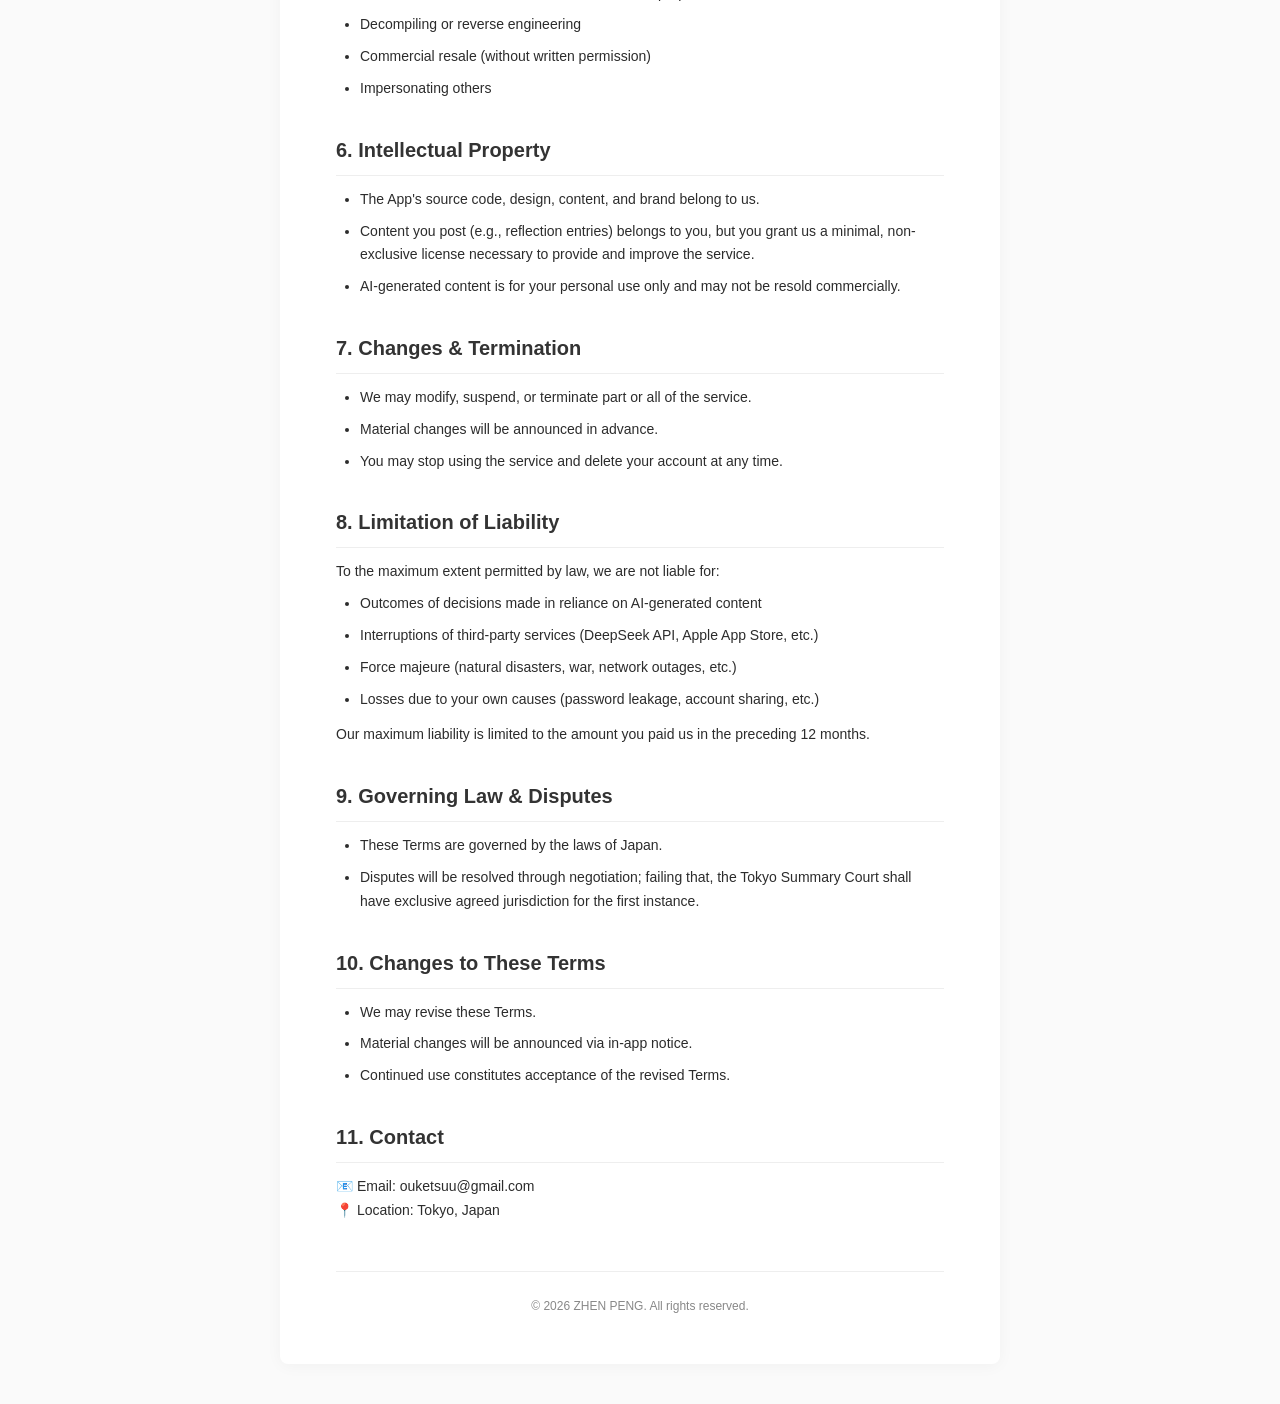
<file: terms-en.html>
<!DOCTYPE html>
<html lang="en">
<head>
<meta charset="UTF-8">
<meta name="viewport" content="width=device-width, initial-scale=1">
<title>Terms of Service | Shanlu</title>
<link rel="stylesheet" href="style.css">
</head>
<body>
<div class="container">
<div class="lang-switch">
  <a href="terms-ja.html">日本語</a> |
  <a href="terms-zh.html">简体中文</a> |
  <a href="terms-zh-TW.html">繁體中文</a> |
  <a href="terms-en.html">English</a>
</div>

<h1>Terms of Service</h1>
<p class="meta">Last updated: August 8, 2026 | Applies to: Shanlu</p>

<p>Thank you for using the self-reflection journaling and habit-tracking app "Shanlu" (the "App"). These Terms are a legal agreement between you and the operator, Wang Jieyu (trade name: Meikyo Studio, "we" / "us"). <strong>By using the App, you confirm that you have read, understood, and agreed to all of these Terms.</strong></p>

<h2>1. The Service</h2>
<p>The App is a <strong>tool for self-reflection and habit-building</strong> inspired by Eastern wisdom.</p>
<ul>
  <li>Reflection through daily prompts and a reflection journal</li>
  <li>Check-ins (a record of daily deeds) and habit support</li>
  <li>Weekly reviews and growth visualization</li>
  <li>AI-assisted companion notes</li>
  <li>An optional "Eastern personality lens" based on date of birth (a self-understanding aid)</li>
</ul>
<p>The App is not a fortune-telling or prediction service and does not predict or guarantee any future outcome.</p>

<h2>2. Important Notice</h2>
<div class="warning">
⚠️ <strong>All content provided by the App (AI-generated notes, reflection prompts, summaries, etc.) is informational, intended for self-reflection and personal growth, and does not constitute medical, legal, financial, or psychotherapeutic advice.</strong>
<ul>
  <li>Health/mental concerns: consult a physician or licensed clinical psychologist</li>
  <li>Legal matters: consult a lawyer</li>
  <li>Investment/financial decisions: consult a qualified professional</li>
</ul>
<strong>You are solely responsible for any decisions you make in reliance on the App's content.</strong>
</div>

<h2>3. Accounts</h2>
<ul>
  <li>Provide accurate information</li>
  <li>Keep your account and password secure</li>
  <li>One account per Apple ID</li>
  <li>Accounts violating these Terms may be suspended</li>
</ul>

<h2>4. Paid Services (Subscriptions)</h2>
<ul>
  <li><strong>iOS app</strong>: in-app purchase via the Apple App Store (pricing and refund policy per Apple's display)</li>
  <li>Subscriptions renew automatically (monthly/annually) unless canceled at least 24 hours before the end of the current period.</li>
  <li>You may cancel anytime in Settings → Apple ID → Subscriptions. Cancellation takes effect at the next renewal date; amounts already paid are non-refundable.</li>
  <li>If you cancel during a free trial, no charge is incurred.</li>
</ul>

<h2>5. Prohibited Conduct</h2>
<ul>
  <li>Uploading illegal, false, or malicious content</li>
  <li>Fraud, threats, harassment, or other unlawful/improper use</li>
  <li>Decompiling or reverse engineering</li>
  <li>Commercial resale (without written permission)</li>
  <li>Impersonating others</li>
</ul>

<h2>6. Intellectual Property</h2>
<ul>
  <li>The App's source code, design, content, and brand belong to us.</li>
  <li>Content you post (e.g., reflection entries) belongs to you, but you grant us a minimal, non-exclusive license necessary to provide and improve the service.</li>
  <li>AI-generated content is for your personal use only and may not be resold commercially.</li>
</ul>

<h2>7. Changes & Termination</h2>
<ul>
  <li>We may modify, suspend, or terminate part or all of the service.</li>
  <li>Material changes will be announced in advance.</li>
  <li>You may stop using the service and delete your account at any time.</li>
</ul>

<h2>8. Limitation of Liability</h2>
<p>To the maximum extent permitted by law, we are not liable for:</p>
<ul>
  <li>Outcomes of decisions made in reliance on AI-generated content</li>
  <li>Interruptions of third-party services (DeepSeek API, Apple App Store, etc.)</li>
  <li>Force majeure (natural disasters, war, network outages, etc.)</li>
  <li>Losses due to your own causes (password leakage, account sharing, etc.)</li>
</ul>
<p>Our maximum liability is limited to the amount you paid us in the preceding 12 months.</p>

<h2>9. Governing Law & Disputes</h2>
<ul>
  <li>These Terms are governed by the laws of Japan.</li>
  <li>Disputes will be resolved through negotiation; failing that, the Tokyo Summary Court shall have exclusive agreed jurisdiction for the first instance.</li>
</ul>

<h2>10. Changes to These Terms</h2>
<ul>
  <li>We may revise these Terms.</li>
  <li>Material changes will be announced via in-app notice.</li>
  <li>Continued use constitutes acceptance of the revised Terms.</li>
</ul>

<h2>11. Contact</h2>
<p>📧 Email: ouketsuu@gmail.com<br>📍 Location: Tokyo, Japan</p>

<footer>© 2026 ZHEN PENG. All rights reserved.</footer>
</div>
</body>
</html>
</file>
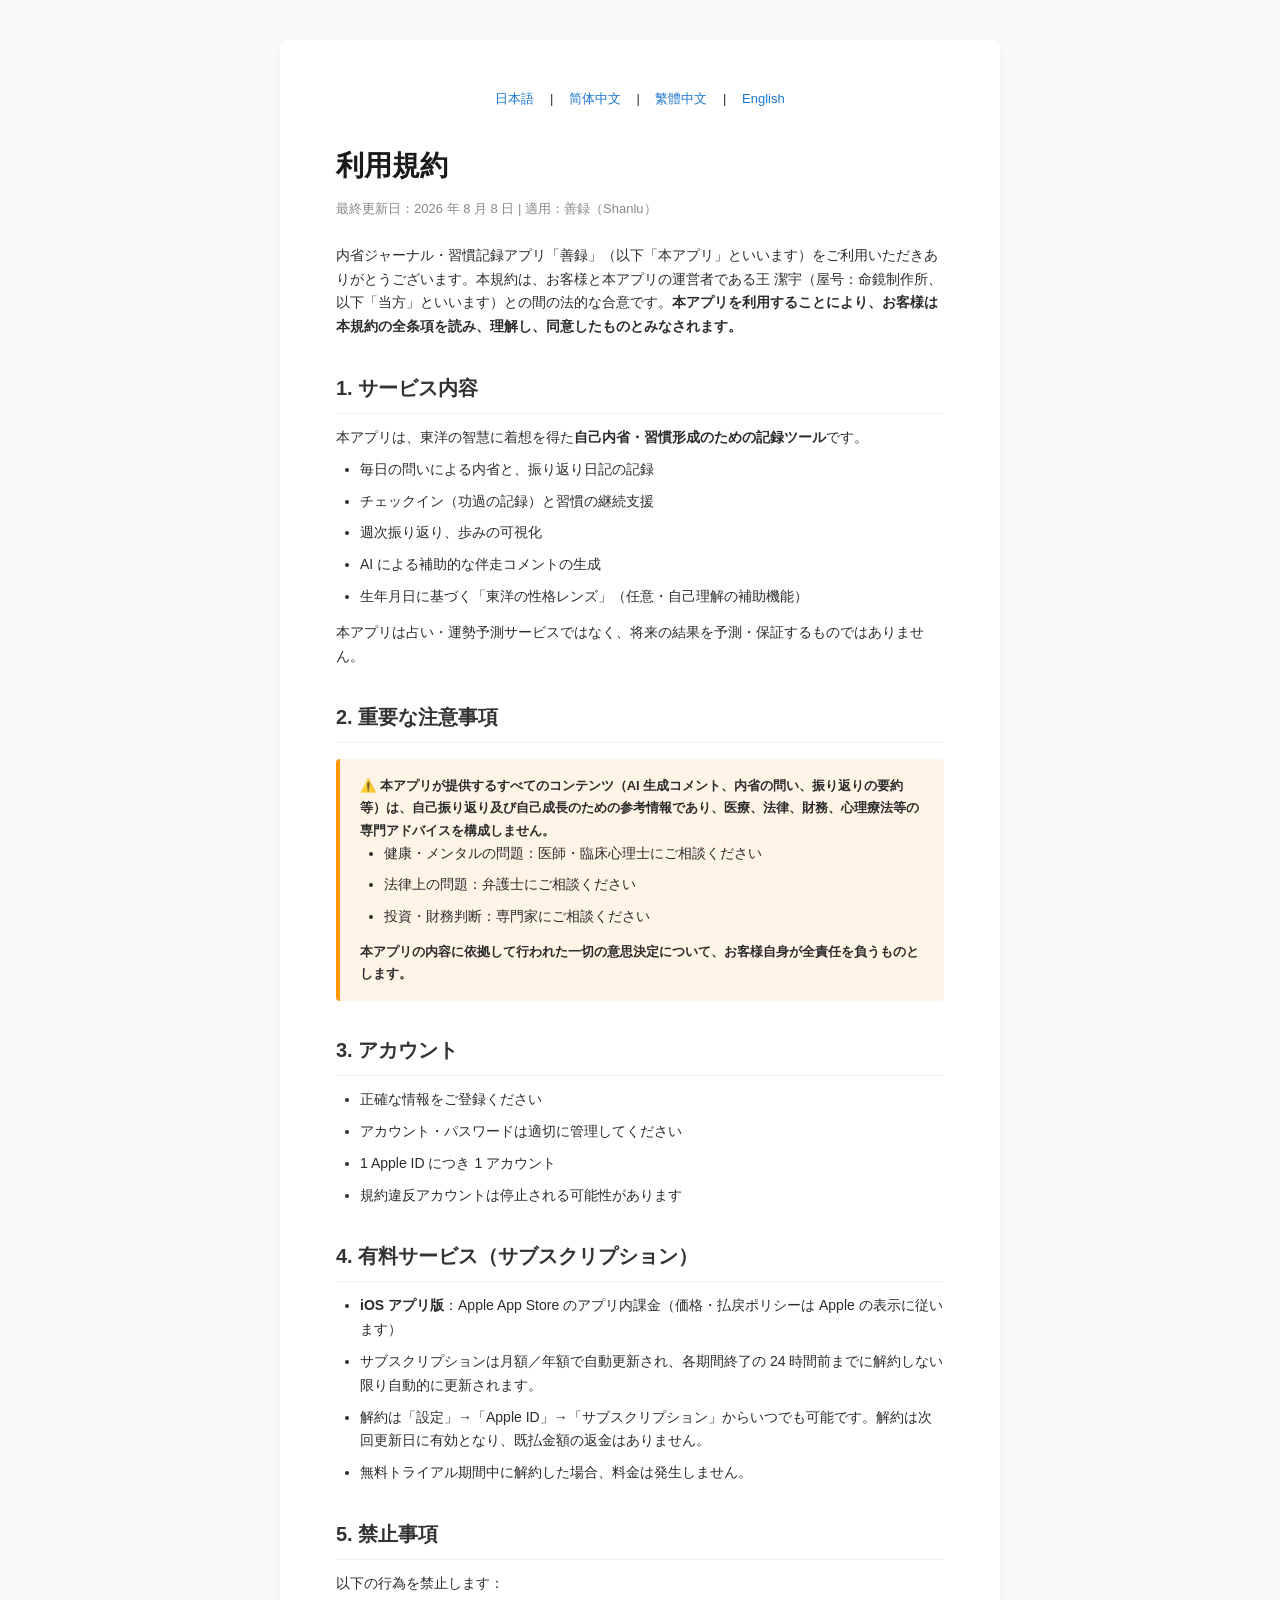
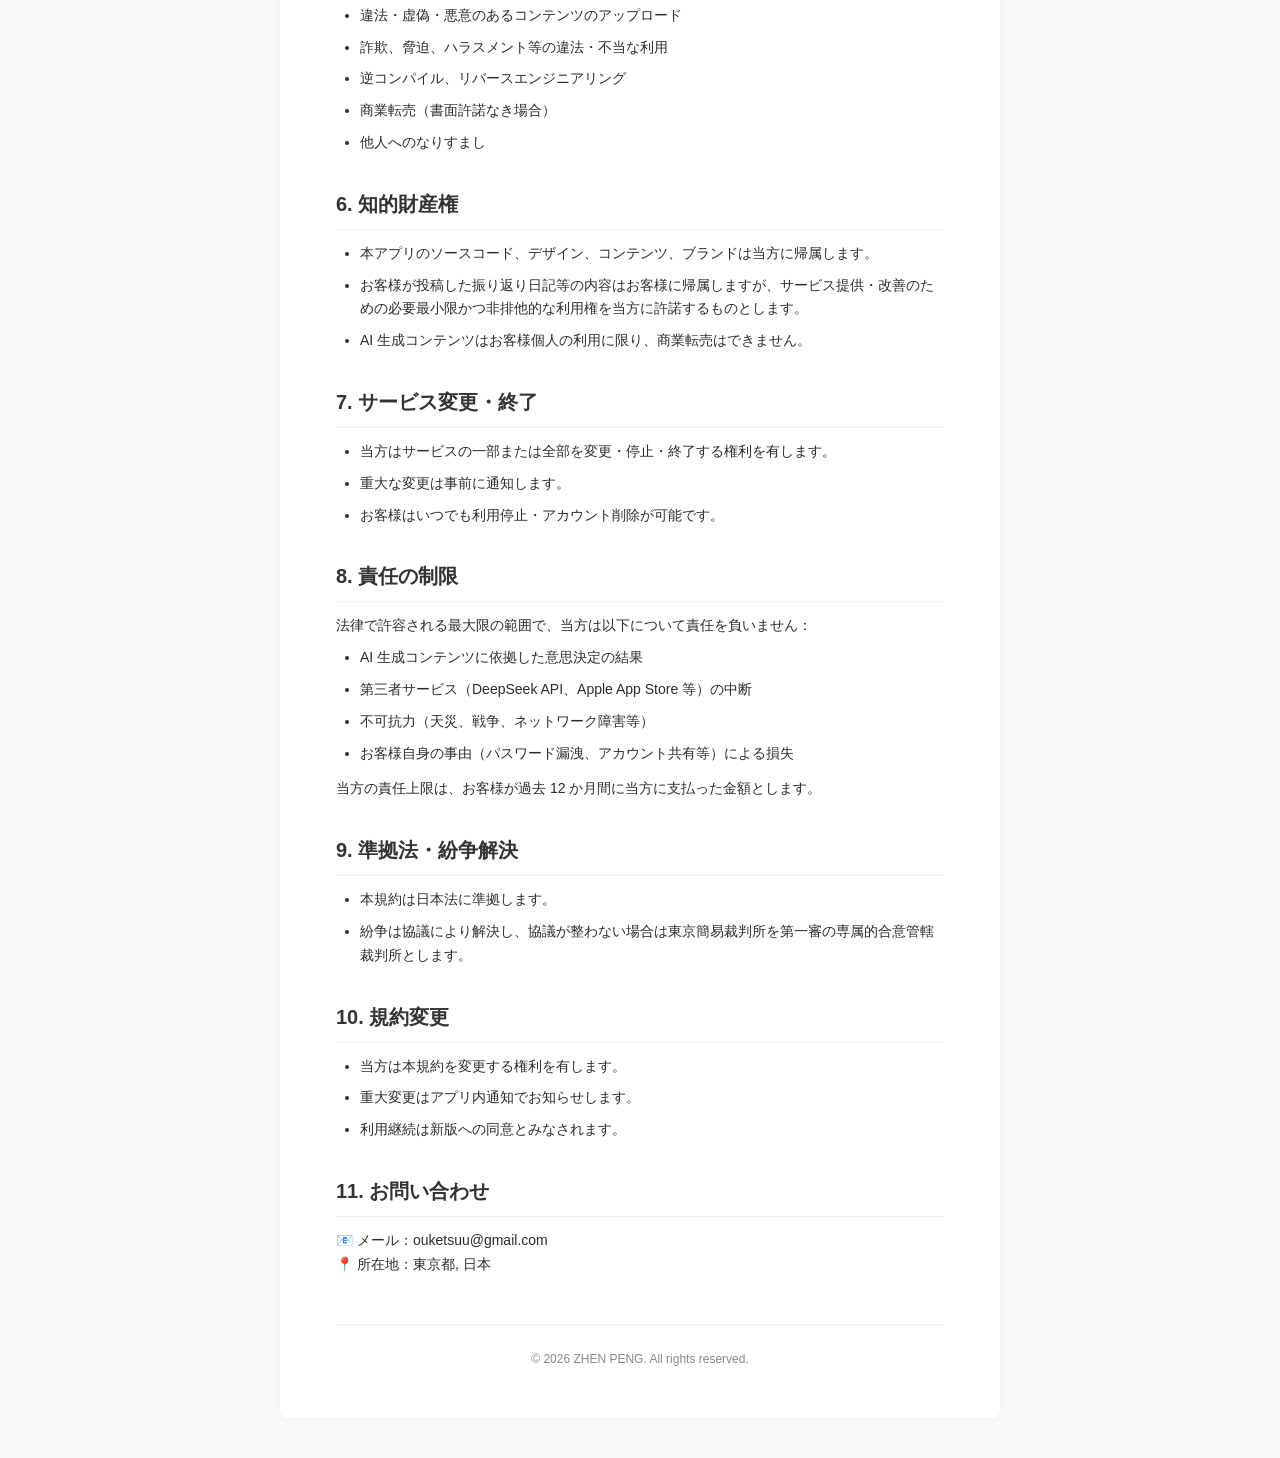
<file: terms-ja.html>
<!DOCTYPE html>
<html lang="ja">
<head>
<meta charset="UTF-8">
<meta name="viewport" content="width=device-width, initial-scale=1">
<title>利用規約 | 善録 (Shanlu)</title>
<link rel="stylesheet" href="style.css">
</head>
<body>
<div class="container">
<div class="lang-switch">
  <a href="terms-ja.html">日本語</a> |
  <a href="terms-zh.html">简体中文</a> |
  <a href="terms-zh-TW.html">繁體中文</a> |
  <a href="terms-en.html">English</a>
</div>

<h1>利用規約</h1>
<p class="meta">最終更新日：2026 年 8 月 8 日 | 適用：善録（Shanlu）</p>

<p>内省ジャーナル・習慣記録アプリ「善録」（以下「本アプリ」といいます）をご利用いただきありがとうございます。本規約は、お客様と本アプリの運営者である王 潔宇（屋号：命鏡制作所、以下「当方」といいます）との間の法的な合意です。<strong>本アプリを利用することにより、お客様は本規約の全条項を読み、理解し、同意したものとみなされます。</strong></p>

<h2>1. サービス内容</h2>
<p>本アプリは、東洋の智慧に着想を得た<strong>自己内省・習慣形成のための記録ツール</strong>です。</p>
<ul>
  <li>毎日の問いによる内省と、振り返り日記の記録</li>
  <li>チェックイン（功過の記録）と習慣の継続支援</li>
  <li>週次振り返り、歩みの可視化</li>
  <li>AI による補助的な伴走コメントの生成</li>
  <li>生年月日に基づく「東洋の性格レンズ」（任意・自己理解の補助機能）</li>
</ul>
<p>本アプリは占い・運勢予測サービスではなく、将来の結果を予測・保証するものではありません。</p>

<h2>2. 重要な注意事項</h2>
<div class="warning">
⚠️ <strong>本アプリが提供するすべてのコンテンツ（AI 生成コメント、内省の問い、振り返りの要約等）は、自己振り返り及び自己成長のための参考情報であり、医療、法律、財務、心理療法等の専門アドバイスを構成しません。</strong>
<ul>
  <li>健康・メンタルの問題：医師・臨床心理士にご相談ください</li>
  <li>法律上の問題：弁護士にご相談ください</li>
  <li>投資・財務判断：専門家にご相談ください</li>
</ul>
<strong>本アプリの内容に依拠して行われた一切の意思決定について、お客様自身が全責任を負うものとします。</strong>
</div>

<h2>3. アカウント</h2>
<ul>
  <li>正確な情報をご登録ください</li>
  <li>アカウント・パスワードは適切に管理してください</li>
  <li>1 Apple ID につき 1 アカウント</li>
  <li>規約違反アカウントは停止される可能性があります</li>
</ul>

<h2>4. 有料サービス（サブスクリプション）</h2>
<ul>
  <li><strong>iOS アプリ版</strong>：Apple App Store のアプリ内課金（価格・払戻ポリシーは Apple の表示に従います）</li>
  <li>サブスクリプションは月額／年額で自動更新され、各期間終了の 24 時間前までに解約しない限り自動的に更新されます。</li>
  <li>解約は「設定」→「Apple ID」→「サブスクリプション」からいつでも可能です。解約は次回更新日に有効となり、既払金額の返金はありません。</li>
  <li>無料トライアル期間中に解約した場合、料金は発生しません。</li>
</ul>

<h2>5. 禁止事項</h2>
<p>以下の行為を禁止します：</p>
<ul>
  <li>違法・虚偽・悪意のあるコンテンツのアップロード</li>
  <li>詐欺、脅迫、ハラスメント等の違法・不当な利用</li>
  <li>逆コンパイル、リバースエンジニアリング</li>
  <li>商業転売（書面許諾なき場合）</li>
  <li>他人へのなりすまし</li>
</ul>

<h2>6. 知的財産権</h2>
<ul>
  <li>本アプリのソースコード、デザイン、コンテンツ、ブランドは当方に帰属します。</li>
  <li>お客様が投稿した振り返り日記等の内容はお客様に帰属しますが、サービス提供・改善のための必要最小限かつ非排他的な利用権を当方に許諾するものとします。</li>
  <li>AI 生成コンテンツはお客様個人の利用に限り、商業転売はできません。</li>
</ul>

<h2>7. サービス変更・終了</h2>
<ul>
  <li>当方はサービスの一部または全部を変更・停止・終了する権利を有します。</li>
  <li>重大な変更は事前に通知します。</li>
  <li>お客様はいつでも利用停止・アカウント削除が可能です。</li>
</ul>

<h2>8. 責任の制限</h2>
<p>法律で許容される最大限の範囲で、当方は以下について責任を負いません：</p>
<ul>
  <li>AI 生成コンテンツに依拠した意思決定の結果</li>
  <li>第三者サービス（DeepSeek API、Apple App Store 等）の中断</li>
  <li>不可抗力（天災、戦争、ネットワーク障害等）</li>
  <li>お客様自身の事由（パスワード漏洩、アカウント共有等）による損失</li>
</ul>
<p>当方の責任上限は、お客様が過去 12 か月間に当方に支払った金額とします。</p>

<h2>9. 準拠法・紛争解決</h2>
<ul>
  <li>本規約は日本法に準拠します。</li>
  <li>紛争は協議により解決し、協議が整わない場合は東京簡易裁判所を第一審の専属的合意管轄裁判所とします。</li>
</ul>

<h2>10. 規約変更</h2>
<ul>
  <li>当方は本規約を変更する権利を有します。</li>
  <li>重大変更はアプリ内通知でお知らせします。</li>
  <li>利用継続は新版への同意とみなされます。</li>
</ul>

<h2>11. お問い合わせ</h2>
<p>📧 メール：ouketsuu@gmail.com<br>📍 所在地：東京都, 日本</p>

<footer>© 2026 ZHEN PENG. All rights reserved.</footer>
</div>
</body>
</html>
</file>
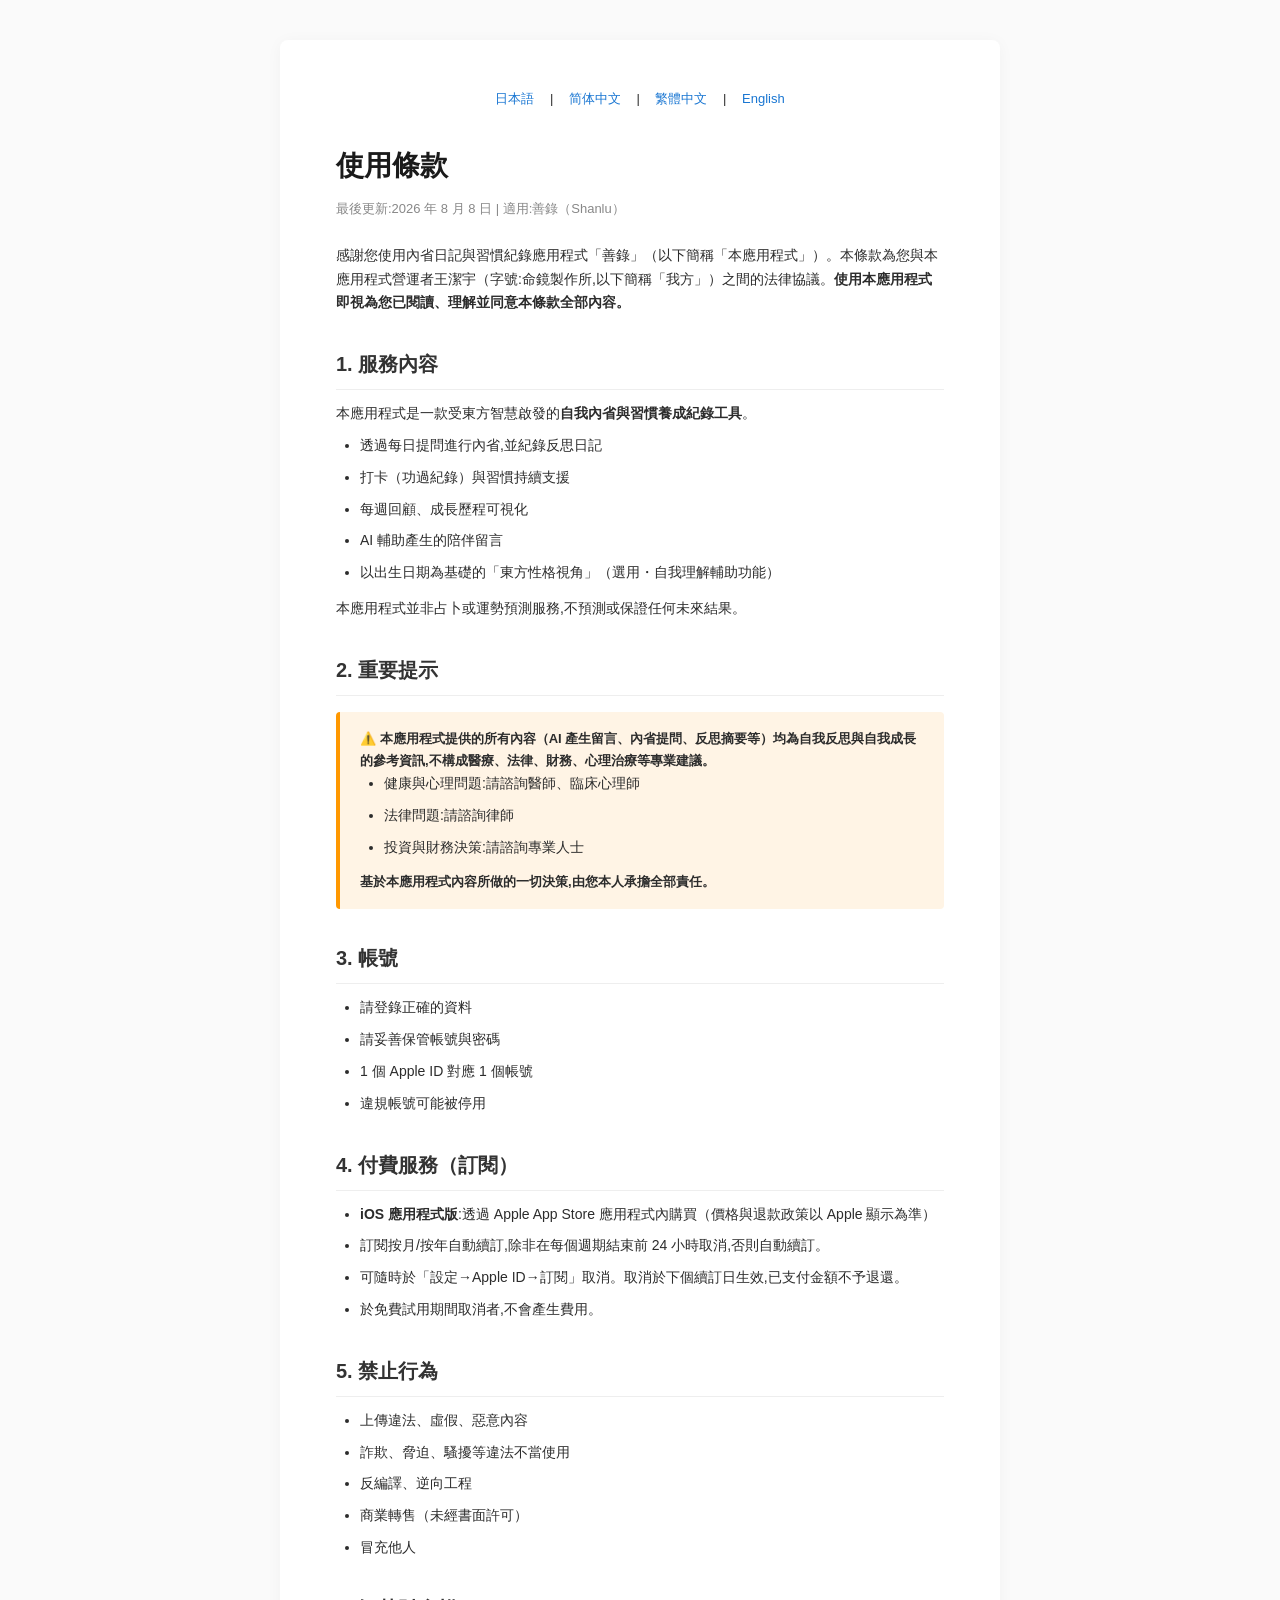
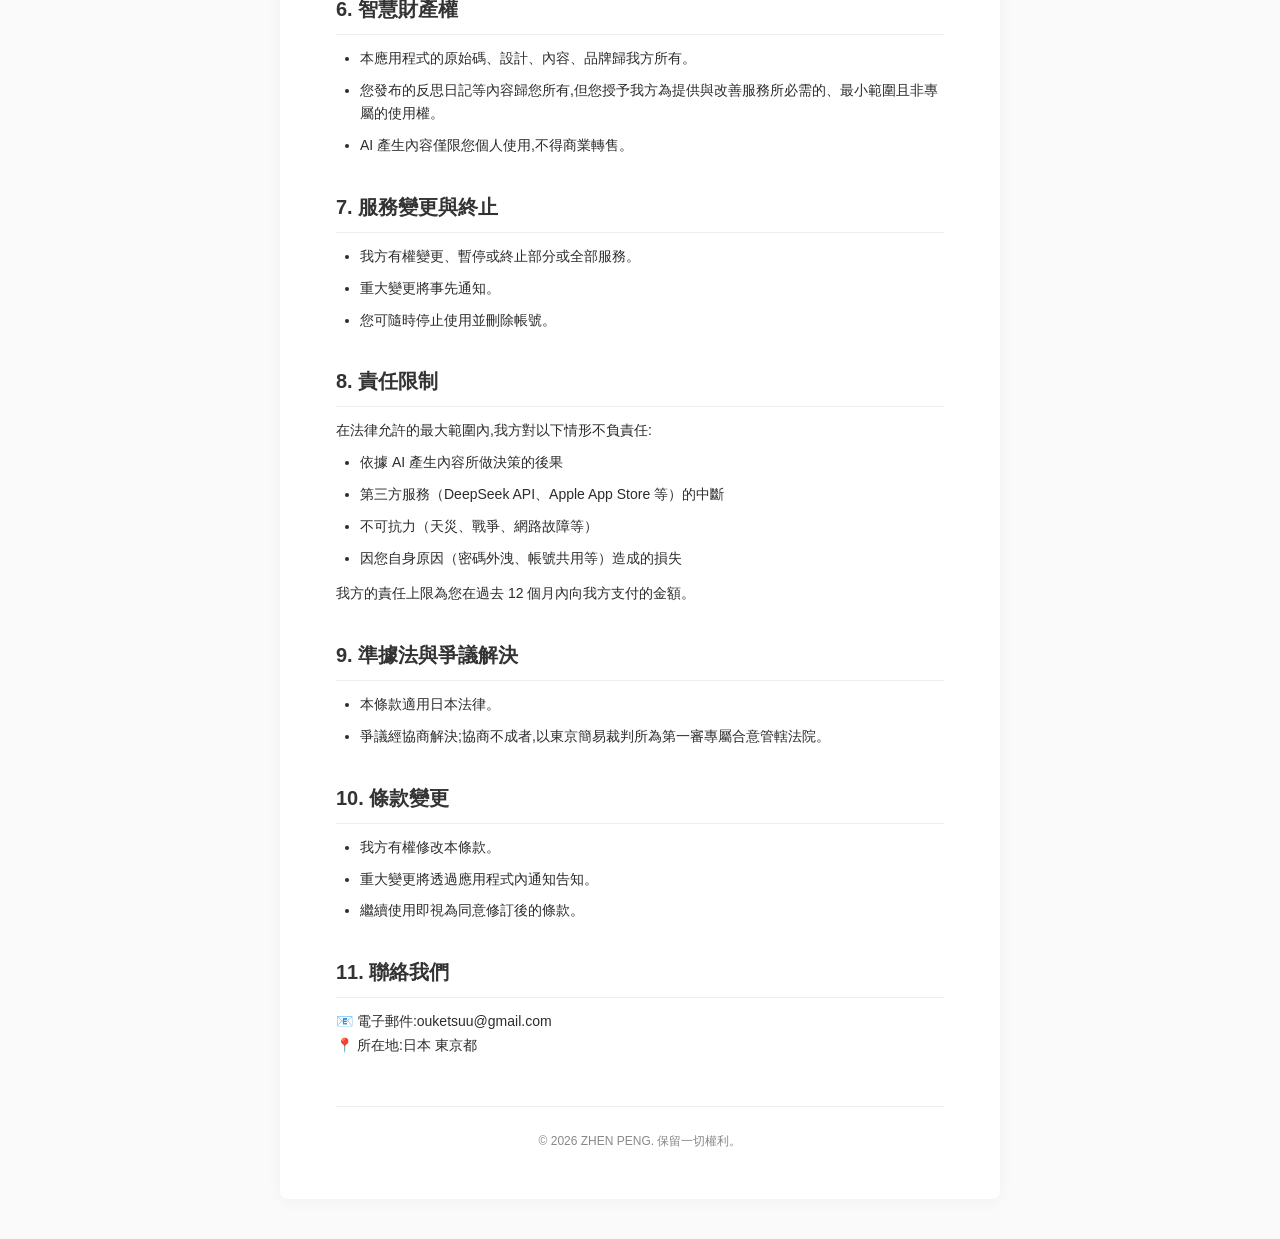
<file: terms-zh-TW.html>
<!DOCTYPE html>
<html lang="zh-Hant">
<head>
<meta charset="UTF-8">
<meta name="viewport" content="width=device-width, initial-scale=1">
<title>使用條款 | 善錄 (Shanlu)</title>
<link rel="stylesheet" href="style.css">
</head>
<body>
<div class="container">
<div class="lang-switch">
  <a href="terms-ja.html">日本語</a> |
  <a href="terms-zh.html">简体中文</a> |
  <a href="terms-zh-TW.html">繁體中文</a> |
  <a href="terms-en.html">English</a>
</div>

<h1>使用條款</h1>
<p class="meta">最後更新:2026 年 8 月 8 日 | 適用:善錄（Shanlu）</p>

<p>感謝您使用內省日記與習慣紀錄應用程式「善錄」（以下簡稱「本應用程式」）。本條款為您與本應用程式營運者王潔宇（字號:命鏡製作所,以下簡稱「我方」）之間的法律協議。<strong>使用本應用程式即視為您已閱讀、理解並同意本條款全部內容。</strong></p>

<h2>1. 服務內容</h2>
<p>本應用程式是一款受東方智慧啟發的<strong>自我內省與習慣養成紀錄工具</strong>。</p>
<ul>
  <li>透過每日提問進行內省,並紀錄反思日記</li>
  <li>打卡（功過紀錄）與習慣持續支援</li>
  <li>每週回顧、成長歷程可視化</li>
  <li>AI 輔助產生的陪伴留言</li>
  <li>以出生日期為基礎的「東方性格視角」（選用・自我理解輔助功能）</li>
</ul>
<p>本應用程式並非占卜或運勢預測服務,不預測或保證任何未來結果。</p>

<h2>2. 重要提示</h2>
<div class="warning">
⚠️ <strong>本應用程式提供的所有內容（AI 產生留言、內省提問、反思摘要等）均為自我反思與自我成長的參考資訊,不構成醫療、法律、財務、心理治療等專業建議。</strong>
<ul>
  <li>健康與心理問題:請諮詢醫師、臨床心理師</li>
  <li>法律問題:請諮詢律師</li>
  <li>投資與財務決策:請諮詢專業人士</li>
</ul>
<strong>基於本應用程式內容所做的一切決策,由您本人承擔全部責任。</strong>
</div>

<h2>3. 帳號</h2>
<ul>
  <li>請登錄正確的資料</li>
  <li>請妥善保管帳號與密碼</li>
  <li>1 個 Apple ID 對應 1 個帳號</li>
  <li>違規帳號可能被停用</li>
</ul>

<h2>4. 付費服務（訂閱）</h2>
<ul>
  <li><strong>iOS 應用程式版</strong>:透過 Apple App Store 應用程式內購買（價格與退款政策以 Apple 顯示為準）</li>
  <li>訂閱按月/按年自動續訂,除非在每個週期結束前 24 小時取消,否則自動續訂。</li>
  <li>可隨時於「設定→Apple ID→訂閱」取消。取消於下個續訂日生效,已支付金額不予退還。</li>
  <li>於免費試用期間取消者,不會產生費用。</li>
</ul>

<h2>5. 禁止行為</h2>
<ul>
  <li>上傳違法、虛假、惡意內容</li>
  <li>詐欺、脅迫、騷擾等違法不當使用</li>
  <li>反編譯、逆向工程</li>
  <li>商業轉售（未經書面許可）</li>
  <li>冒充他人</li>
</ul>

<h2>6. 智慧財產權</h2>
<ul>
  <li>本應用程式的原始碼、設計、內容、品牌歸我方所有。</li>
  <li>您發布的反思日記等內容歸您所有,但您授予我方為提供與改善服務所必需的、最小範圍且非專屬的使用權。</li>
  <li>AI 產生內容僅限您個人使用,不得商業轉售。</li>
</ul>

<h2>7. 服務變更與終止</h2>
<ul>
  <li>我方有權變更、暫停或終止部分或全部服務。</li>
  <li>重大變更將事先通知。</li>
  <li>您可隨時停止使用並刪除帳號。</li>
</ul>

<h2>8. 責任限制</h2>
<p>在法律允許的最大範圍內,我方對以下情形不負責任:</p>
<ul>
  <li>依據 AI 產生內容所做決策的後果</li>
  <li>第三方服務（DeepSeek API、Apple App Store 等）的中斷</li>
  <li>不可抗力（天災、戰爭、網路故障等）</li>
  <li>因您自身原因（密碼外洩、帳號共用等）造成的損失</li>
</ul>
<p>我方的責任上限為您在過去 12 個月內向我方支付的金額。</p>

<h2>9. 準據法與爭議解決</h2>
<ul>
  <li>本條款適用日本法律。</li>
  <li>爭議經協商解決;協商不成者,以東京簡易裁判所為第一審專屬合意管轄法院。</li>
</ul>

<h2>10. 條款變更</h2>
<ul>
  <li>我方有權修改本條款。</li>
  <li>重大變更將透過應用程式內通知告知。</li>
  <li>繼續使用即視為同意修訂後的條款。</li>
</ul>

<h2>11. 聯絡我們</h2>
<p>📧 電子郵件:ouketsuu@gmail.com<br>📍 所在地:日本 東京都</p>

<footer>© 2026 ZHEN PENG. 保留一切權利。</footer>
</div>
</body>
</html>
</file>
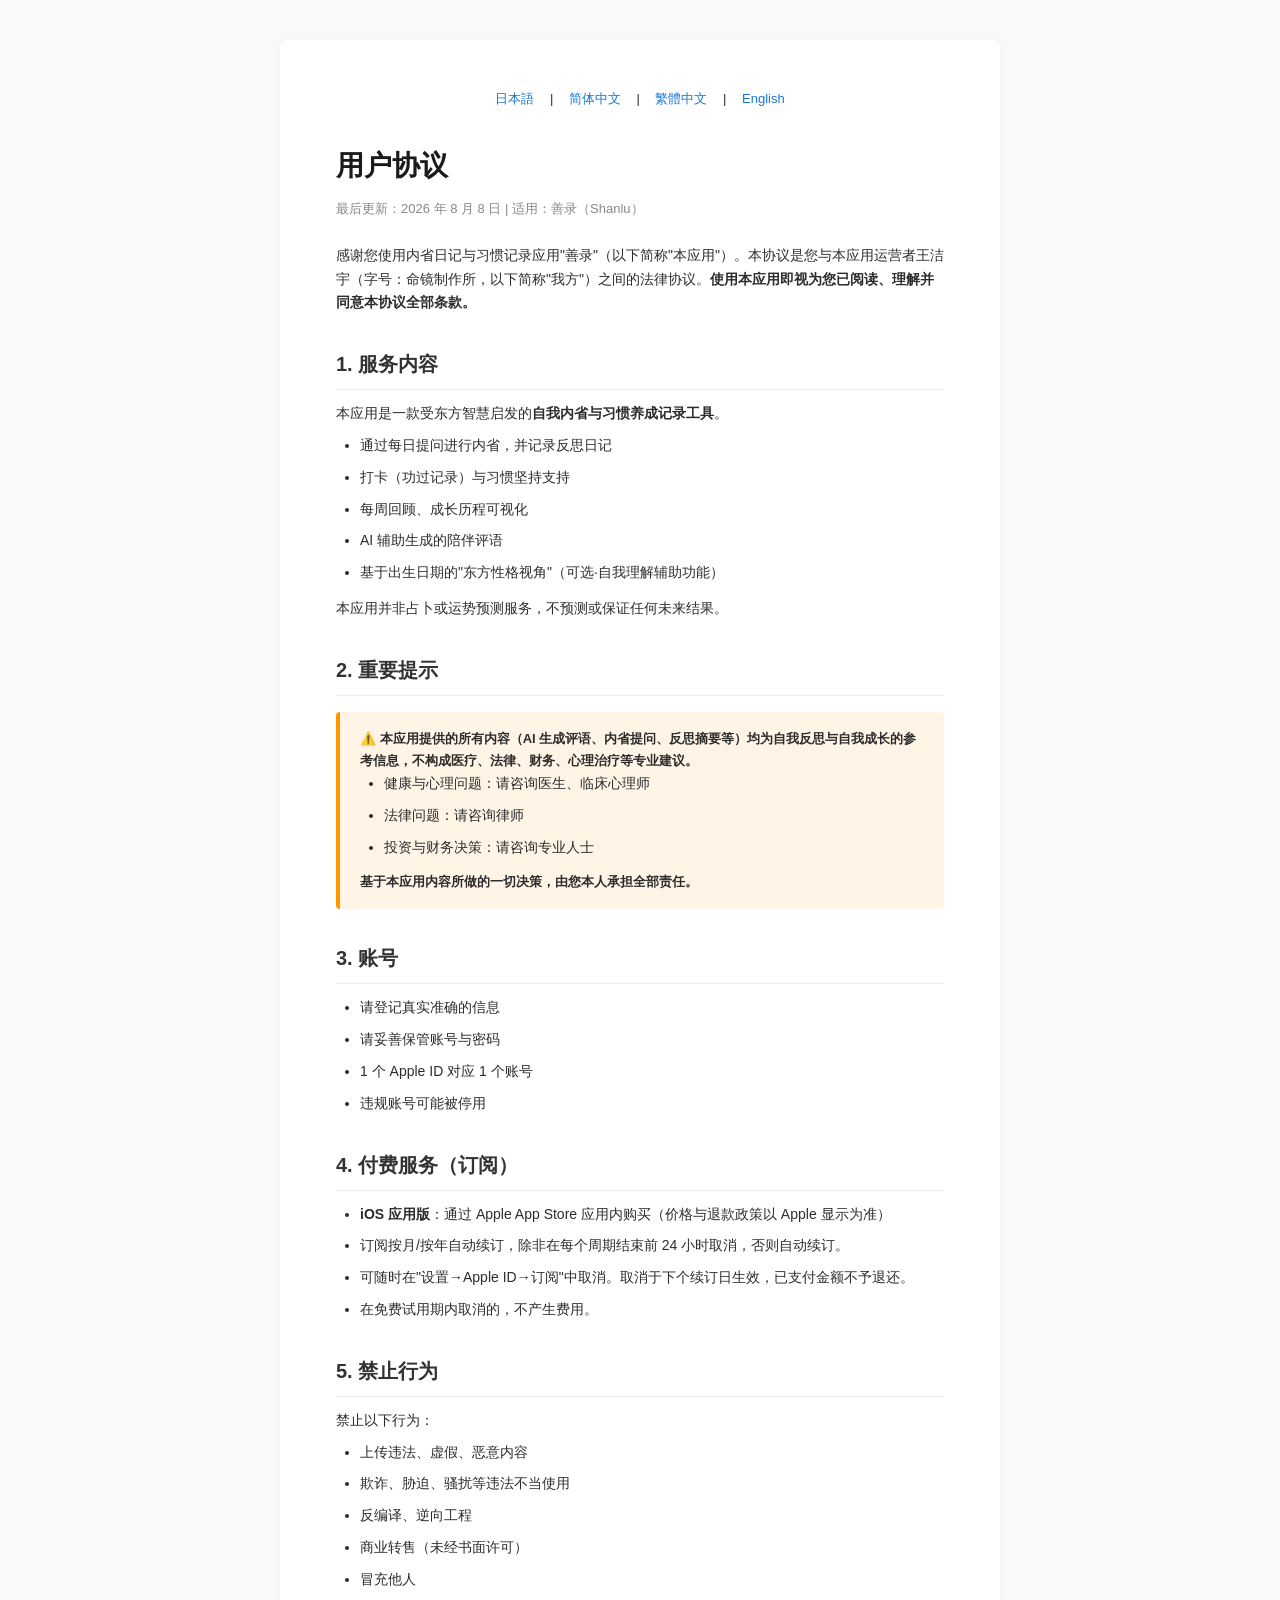
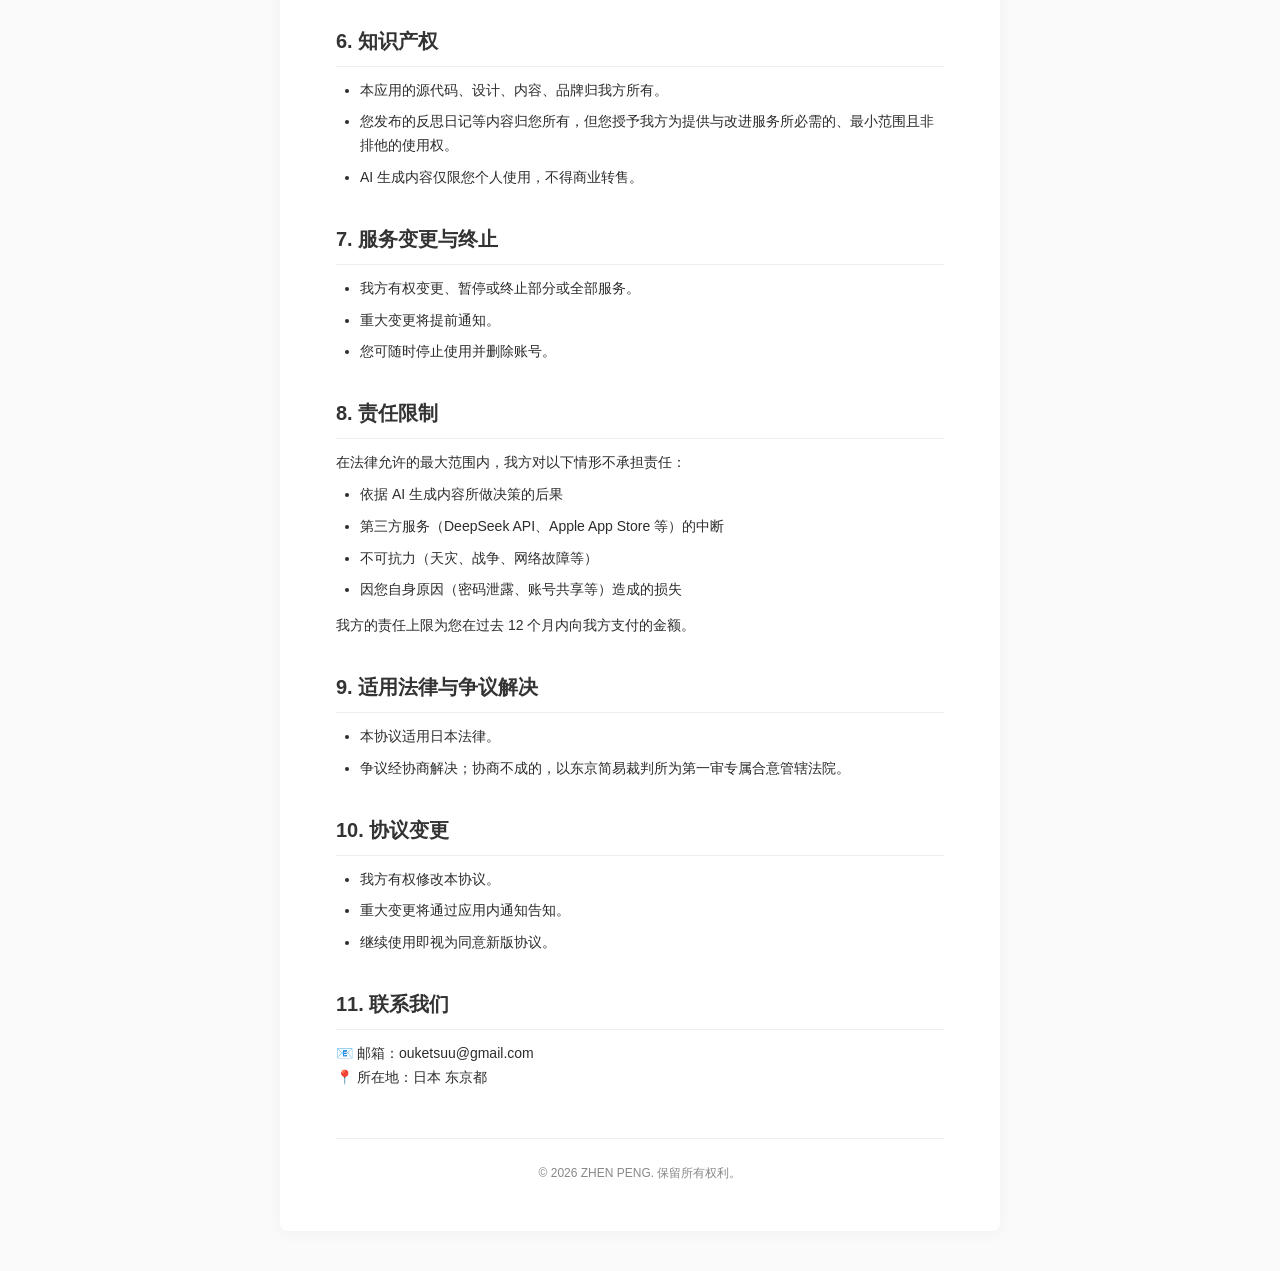
<file: terms-zh.html>
<!DOCTYPE html>
<html lang="zh-CN">
<head>
<meta charset="UTF-8">
<meta name="viewport" content="width=device-width, initial-scale=1">
<title>用户协议 | 善录 (Shanlu)</title>
<link rel="stylesheet" href="style.css">
</head>
<body>
<div class="container">
<div class="lang-switch">
  <a href="terms-ja.html">日本語</a> |
  <a href="terms-zh.html">简体中文</a> |
  <a href="terms-zh-TW.html">繁體中文</a> |
  <a href="terms-en.html">English</a>
</div>

<h1>用户协议</h1>
<p class="meta">最后更新：2026 年 8 月 8 日 | 适用：善录（Shanlu）</p>

<p>感谢您使用内省日记与习惯记录应用"善录"（以下简称"本应用"）。本协议是您与本应用运营者王洁宇（字号：命镜制作所，以下简称"我方"）之间的法律协议。<strong>使用本应用即视为您已阅读、理解并同意本协议全部条款。</strong></p>

<h2>1. 服务内容</h2>
<p>本应用是一款受东方智慧启发的<strong>自我内省与习惯养成记录工具</strong>。</p>
<ul>
  <li>通过每日提问进行内省，并记录反思日记</li>
  <li>打卡（功过记录）与习惯坚持支持</li>
  <li>每周回顾、成长历程可视化</li>
  <li>AI 辅助生成的陪伴评语</li>
  <li>基于出生日期的"东方性格视角"（可选·自我理解辅助功能）</li>
</ul>
<p>本应用并非占卜或运势预测服务，不预测或保证任何未来结果。</p>

<h2>2. 重要提示</h2>
<div class="warning">
⚠️ <strong>本应用提供的所有内容（AI 生成评语、内省提问、反思摘要等）均为自我反思与自我成长的参考信息，不构成医疗、法律、财务、心理治疗等专业建议。</strong>
<ul>
  <li>健康与心理问题：请咨询医生、临床心理师</li>
  <li>法律问题：请咨询律师</li>
  <li>投资与财务决策：请咨询专业人士</li>
</ul>
<strong>基于本应用内容所做的一切决策，由您本人承担全部责任。</strong>
</div>

<h2>3. 账号</h2>
<ul>
  <li>请登记真实准确的信息</li>
  <li>请妥善保管账号与密码</li>
  <li>1 个 Apple ID 对应 1 个账号</li>
  <li>违规账号可能被停用</li>
</ul>

<h2>4. 付费服务（订阅）</h2>
<ul>
  <li><strong>iOS 应用版</strong>：通过 Apple App Store 应用内购买（价格与退款政策以 Apple 显示为准）</li>
  <li>订阅按月/按年自动续订，除非在每个周期结束前 24 小时取消，否则自动续订。</li>
  <li>可随时在"设置→Apple ID→订阅"中取消。取消于下个续订日生效，已支付金额不予退还。</li>
  <li>在免费试用期内取消的，不产生费用。</li>
</ul>

<h2>5. 禁止行为</h2>
<p>禁止以下行为：</p>
<ul>
  <li>上传违法、虚假、恶意内容</li>
  <li>欺诈、胁迫、骚扰等违法不当使用</li>
  <li>反编译、逆向工程</li>
  <li>商业转售（未经书面许可）</li>
  <li>冒充他人</li>
</ul>

<h2>6. 知识产权</h2>
<ul>
  <li>本应用的源代码、设计、内容、品牌归我方所有。</li>
  <li>您发布的反思日记等内容归您所有，但您授予我方为提供与改进服务所必需的、最小范围且非排他的使用权。</li>
  <li>AI 生成内容仅限您个人使用，不得商业转售。</li>
</ul>

<h2>7. 服务变更与终止</h2>
<ul>
  <li>我方有权变更、暂停或终止部分或全部服务。</li>
  <li>重大变更将提前通知。</li>
  <li>您可随时停止使用并删除账号。</li>
</ul>

<h2>8. 责任限制</h2>
<p>在法律允许的最大范围内，我方对以下情形不承担责任：</p>
<ul>
  <li>依据 AI 生成内容所做决策的后果</li>
  <li>第三方服务（DeepSeek API、Apple App Store 等）的中断</li>
  <li>不可抗力（天灾、战争、网络故障等）</li>
  <li>因您自身原因（密码泄露、账号共享等）造成的损失</li>
</ul>
<p>我方的责任上限为您在过去 12 个月内向我方支付的金额。</p>

<h2>9. 适用法律与争议解决</h2>
<ul>
  <li>本协议适用日本法律。</li>
  <li>争议经协商解决；协商不成的，以东京简易裁判所为第一审专属合意管辖法院。</li>
</ul>

<h2>10. 协议变更</h2>
<ul>
  <li>我方有权修改本协议。</li>
  <li>重大变更将通过应用内通知告知。</li>
  <li>继续使用即视为同意新版协议。</li>
</ul>

<h2>11. 联系我们</h2>
<p>📧 邮箱：ouketsuu@gmail.com<br>📍 所在地：日本 东京都</p>

<footer>© 2026 ZHEN PENG. 保留所有权利。</footer>
</div>
</body>
</html>
</file>
<file: style.css>
/* GitHub Pages legal docs · shared CSS */
* { margin:0; padding:0; box-sizing:border-box }
body {
  font-family: -apple-system, BlinkMacSystemFont, "Helvetica Neue", "Hiragino Sans", "PingFang SC", sans-serif;
  line-height: 1.7;
  color: #2c2c2c;
  background: #fafafa;
  padding: 40px 20px;
}
.container { max-width: 720px; margin: 0 auto; background:#fff; padding:48px 56px; border-radius:8px; box-shadow:0 2px 16px rgba(0,0,0,.04) }
h1 { font-size: 28px; margin-bottom: 8px; color:#1a1a1a }
h2 { font-size: 20px; margin: 32px 0 12px; color:#333; border-bottom: 1px solid #eee; padding-bottom: 8px }
h3 { font-size: 16px; margin: 20px 0 10px; color:#444 }
p, li { font-size: 14px; margin-bottom: 8px }
ul, ol { margin-left: 24px; margin-bottom: 12px }
table { width:100%; border-collapse:collapse; margin: 16px 0 24px; font-size: 13px }
th, td { border:1px solid #ddd; padding: 8px 12px; text-align:left }
th { background:#f5f5f5 }
.warning { background:#fff4e5; border-left: 4px solid #ff9800; padding: 16px 20px; margin: 16px 0; border-radius: 4px; font-size: 13px }
.meta { color: #888; font-size: 13px; margin-bottom: 24px }
.lang-switch { text-align:center; margin-bottom: 32px; font-size: 13px }
.lang-switch a { color:#1976d2; text-decoration:none; margin: 0 12px }
.lang-switch a:hover { text-decoration:underline }
footer { text-align:center; margin-top: 48px; padding-top: 24px; border-top: 1px solid #eee; color:#888; font-size: 12px }
</file>
